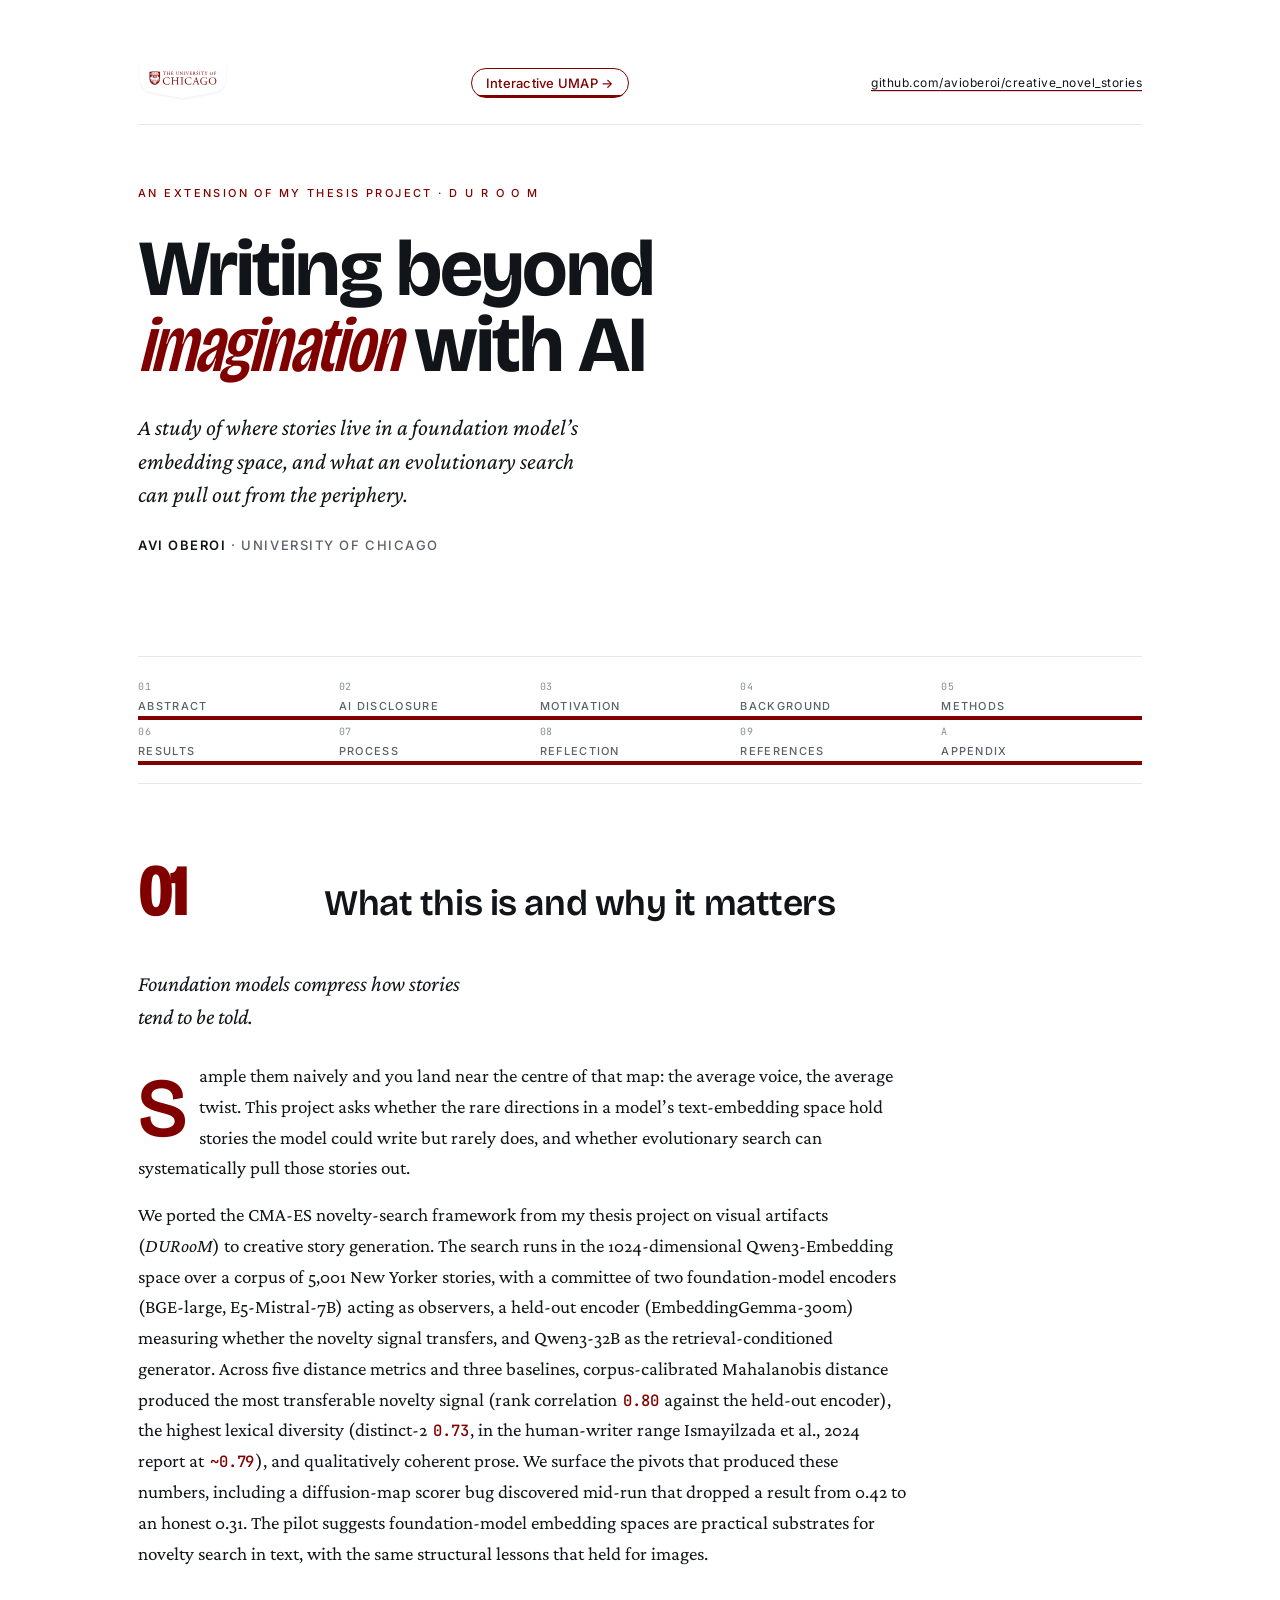
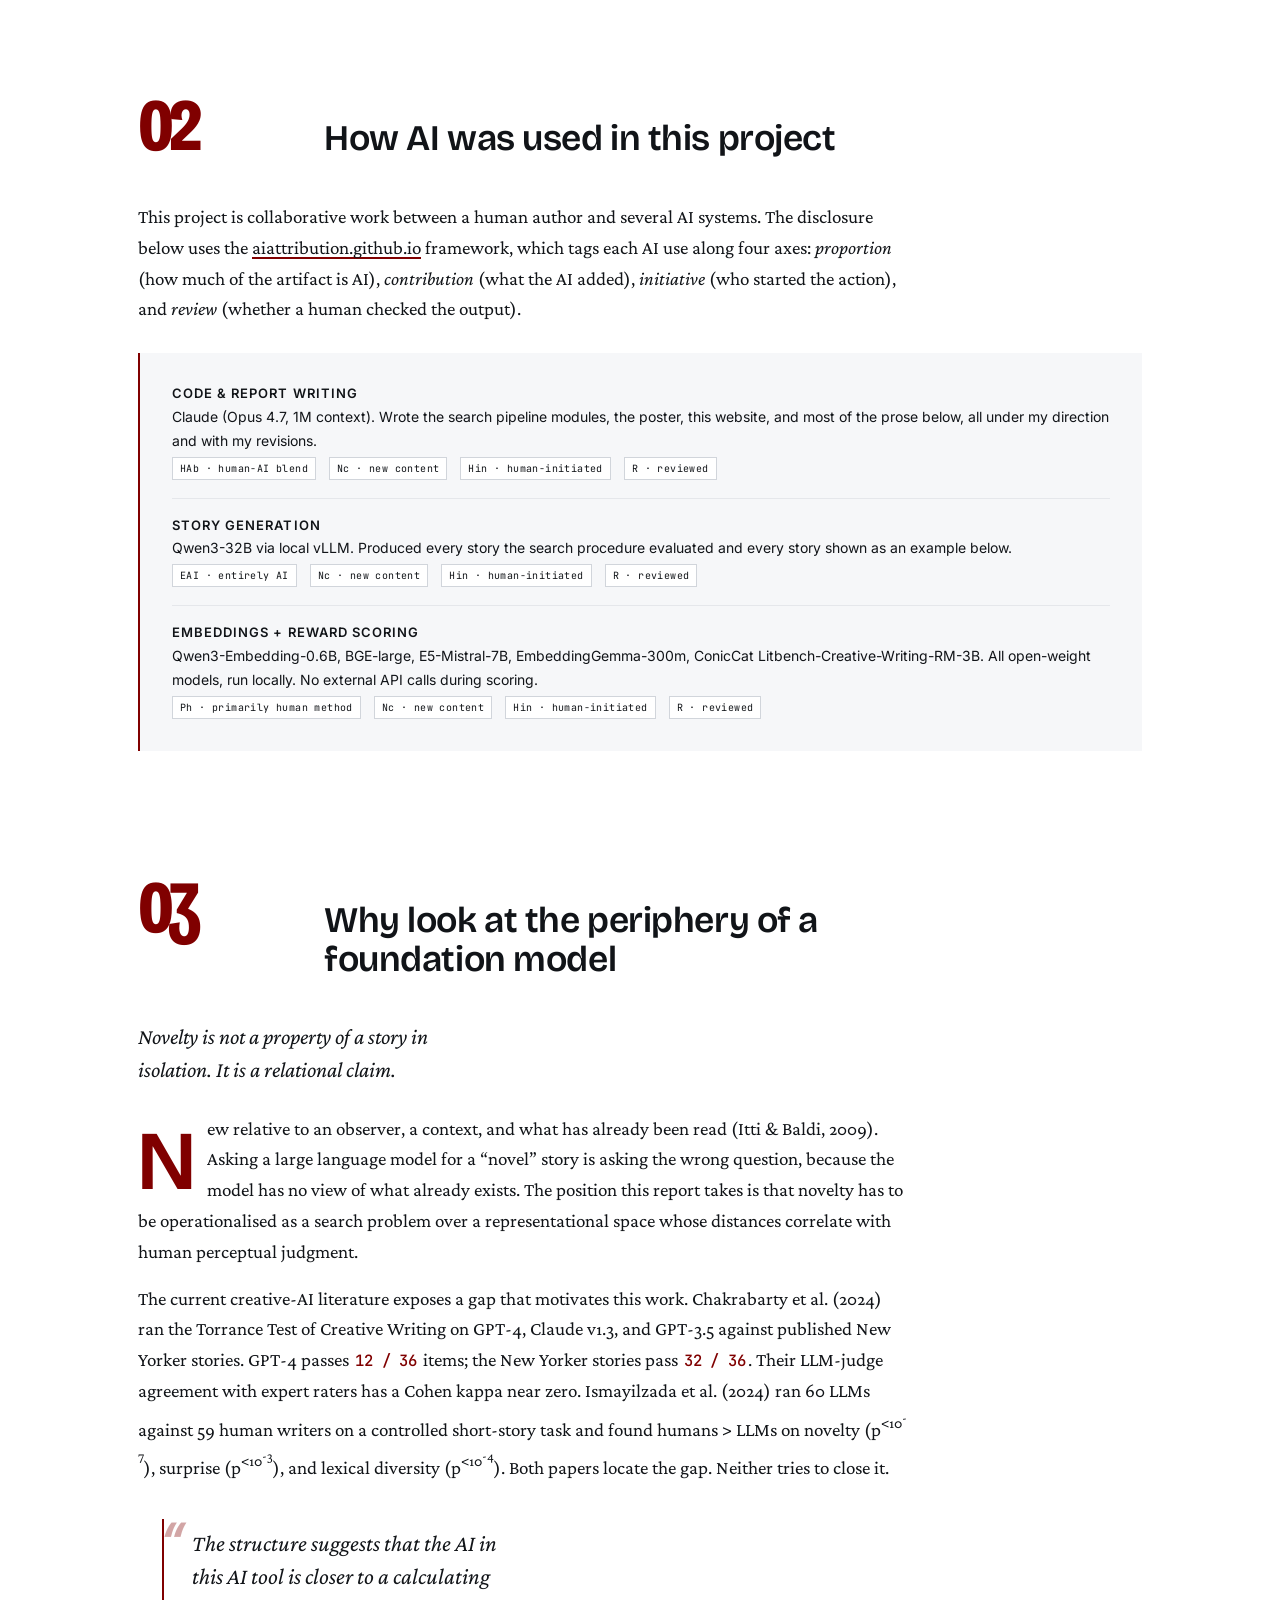
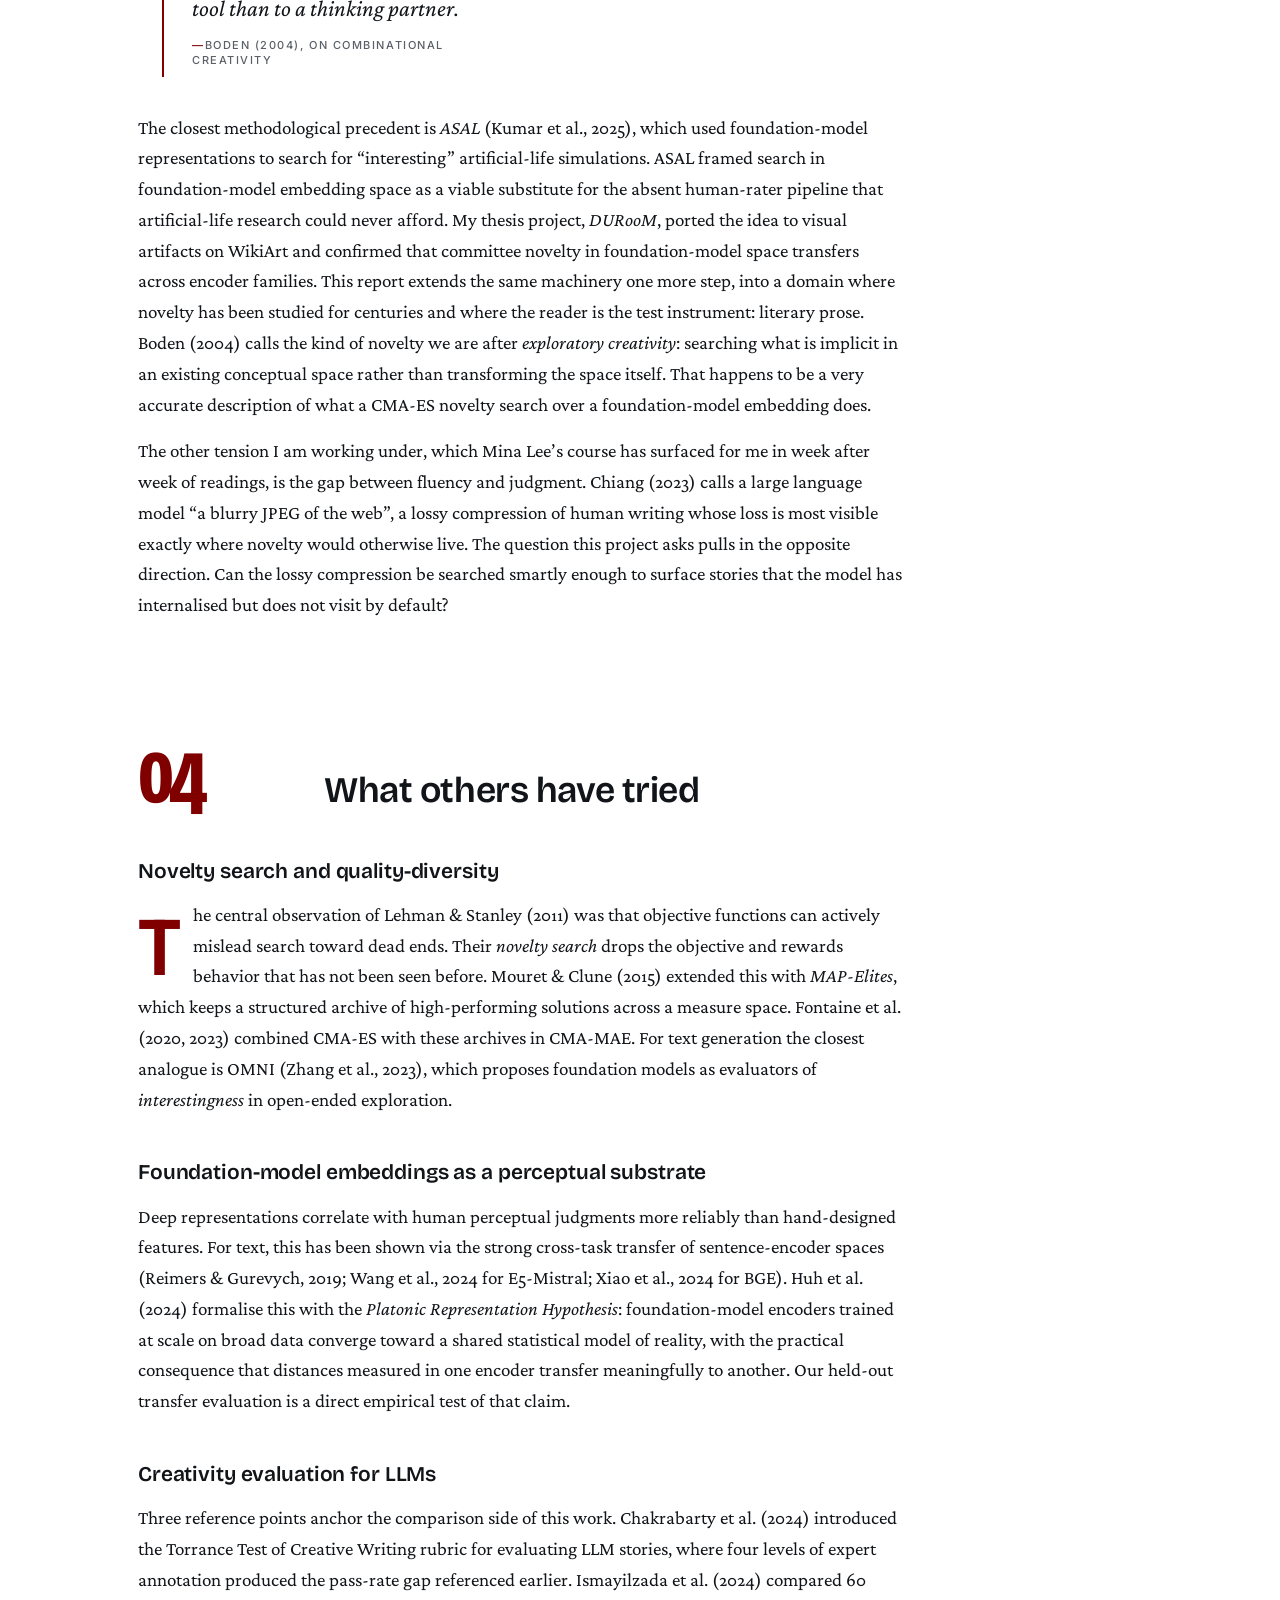
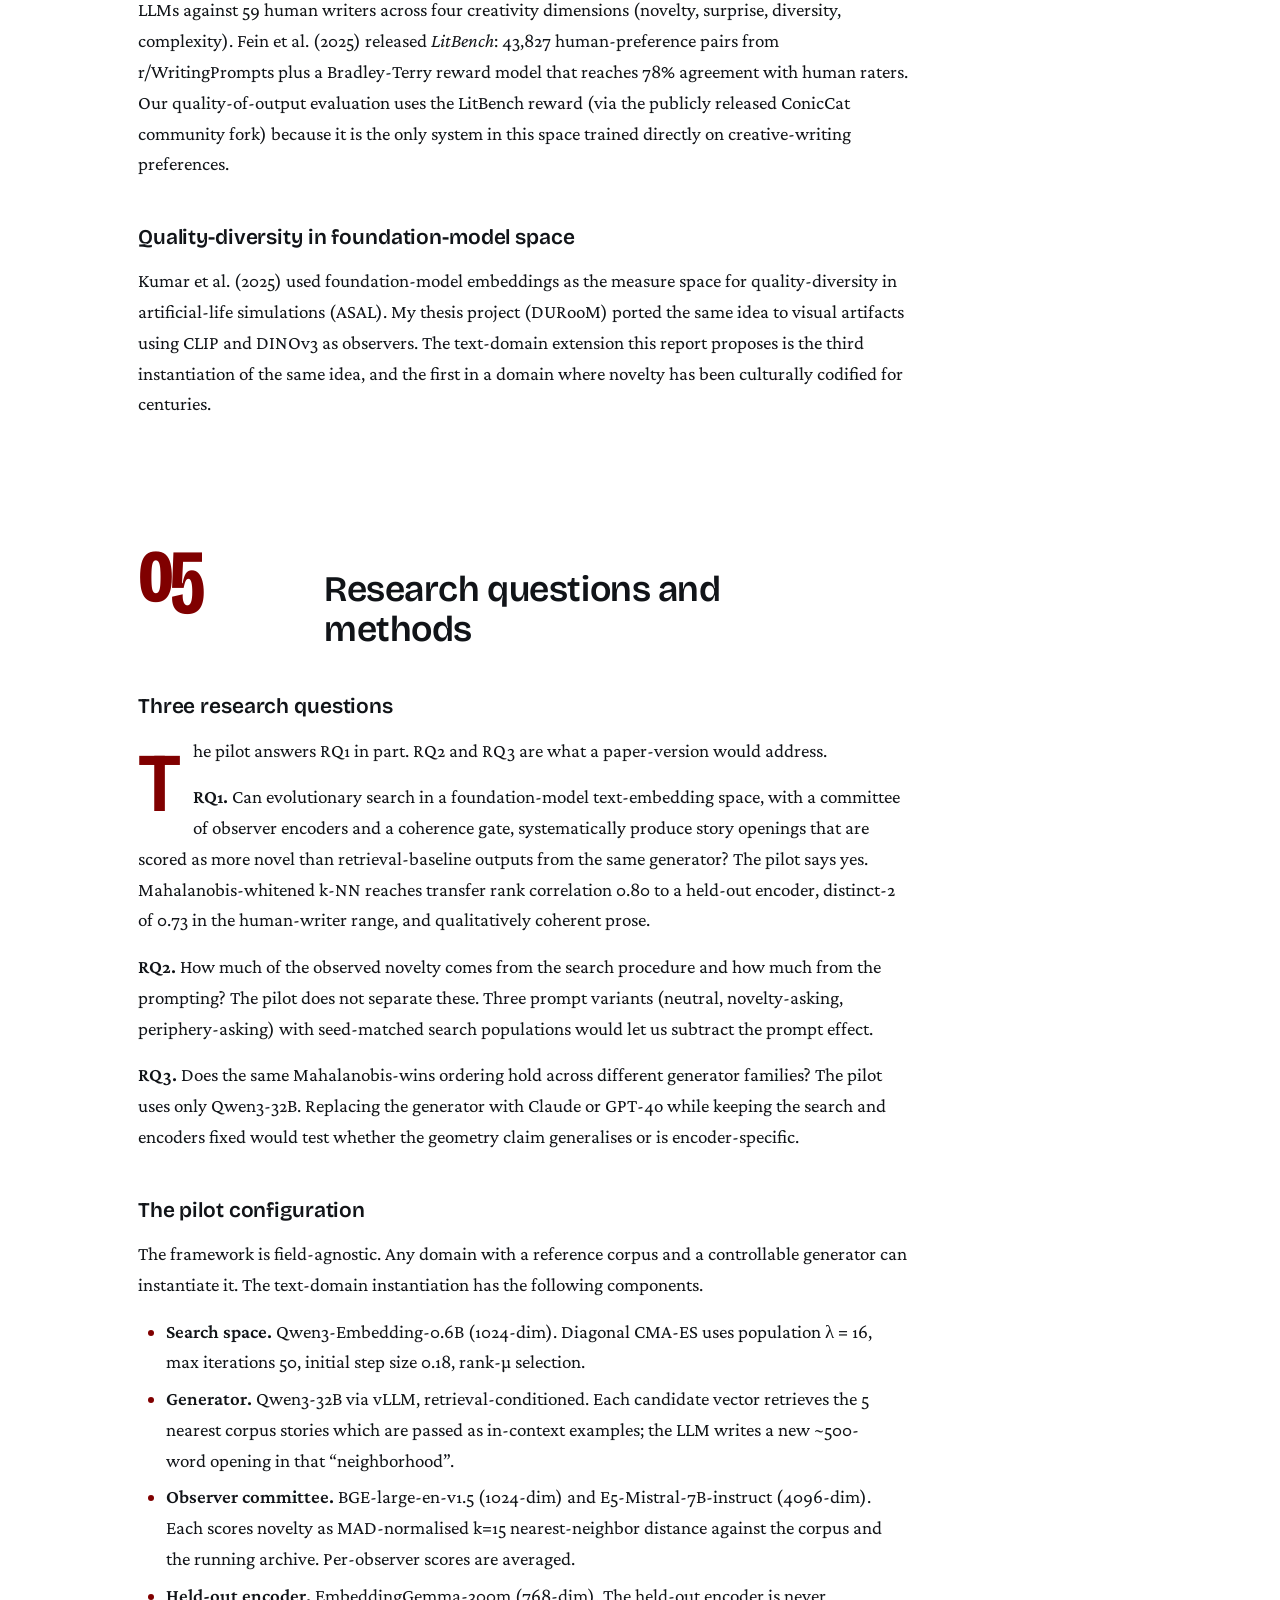
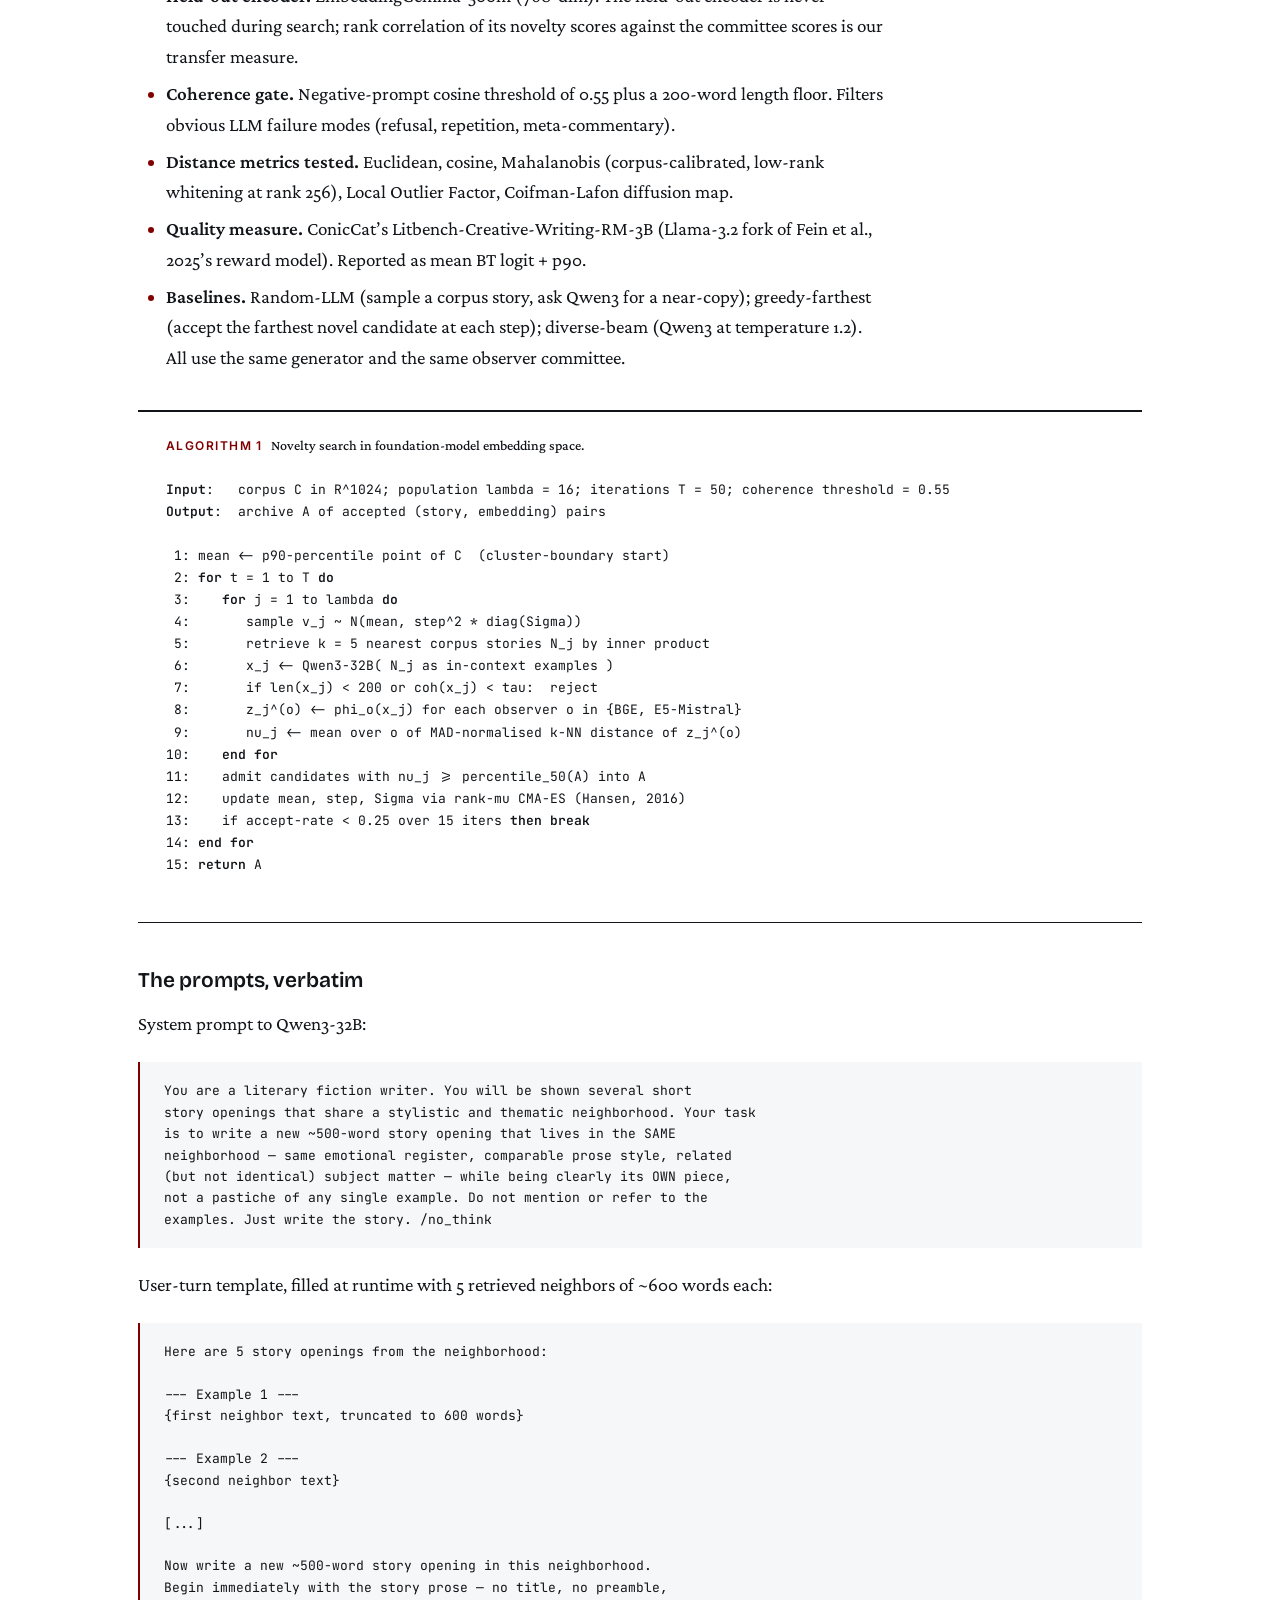
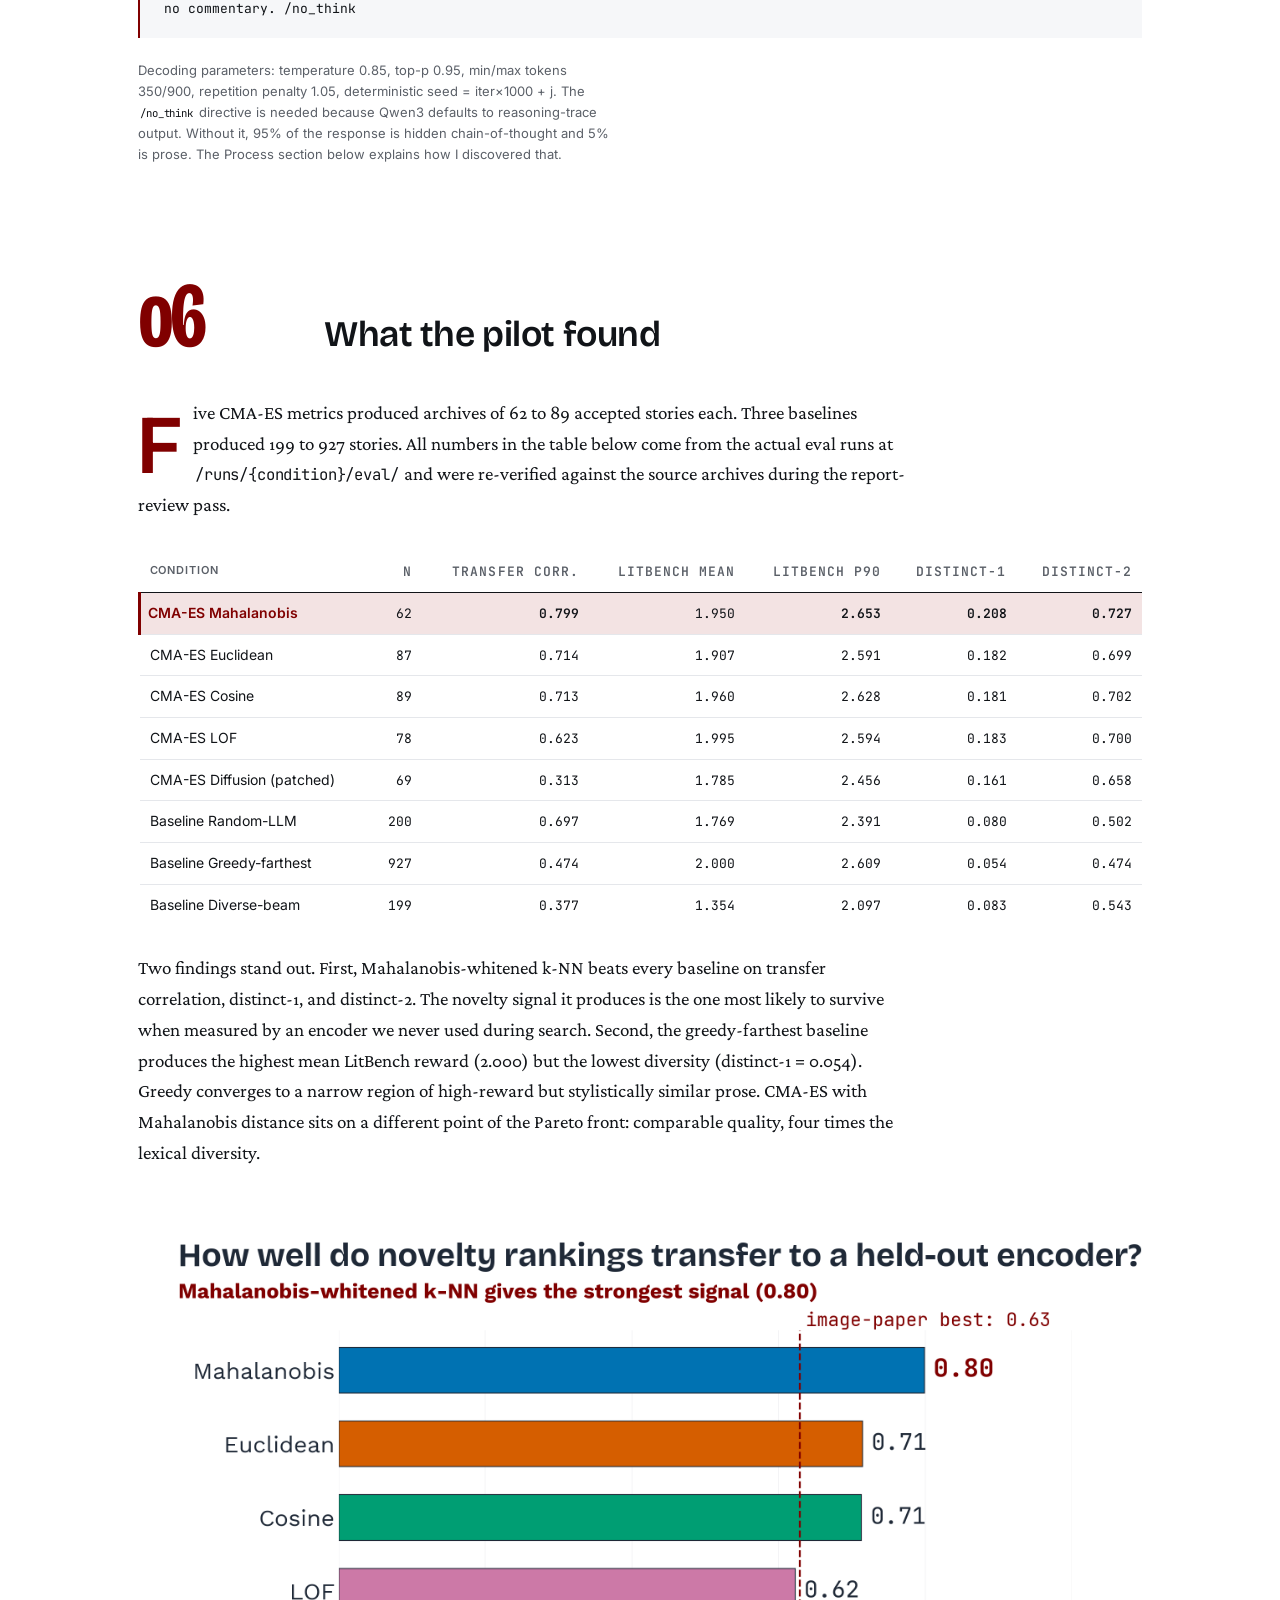
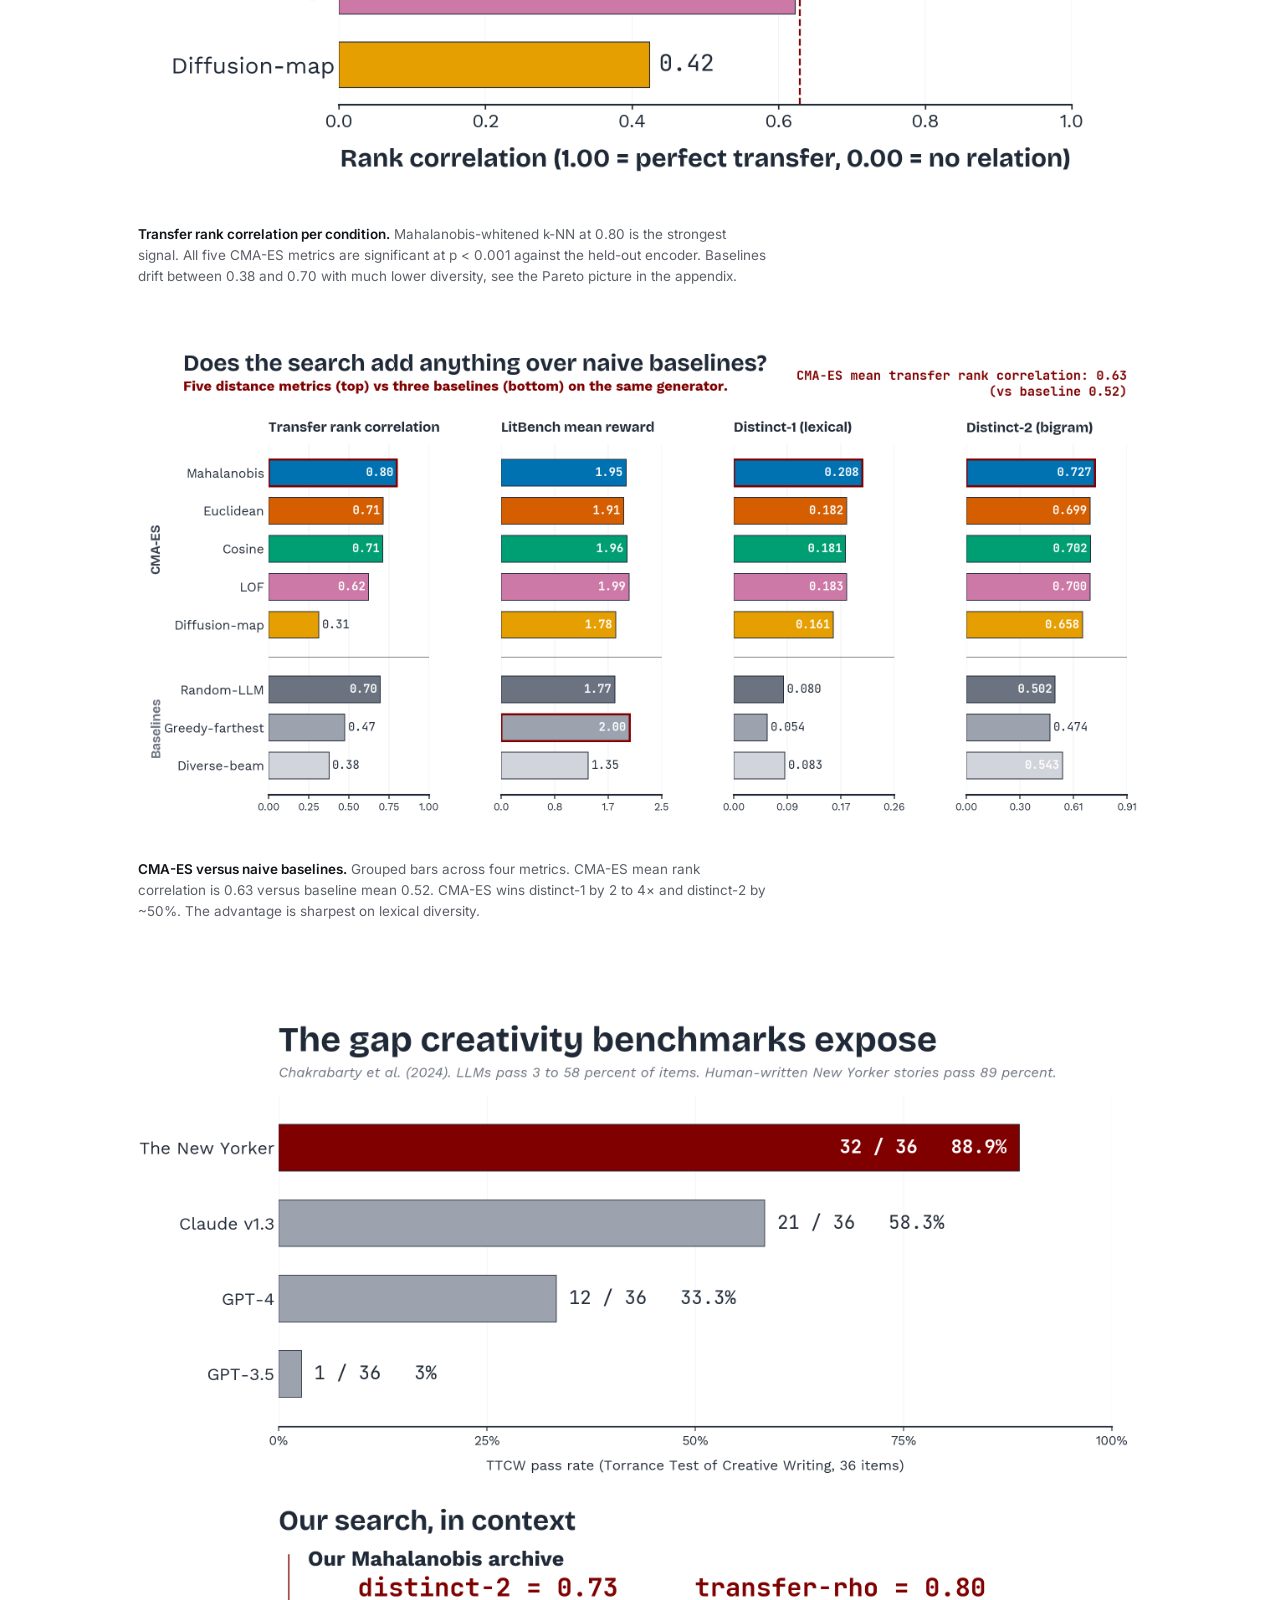
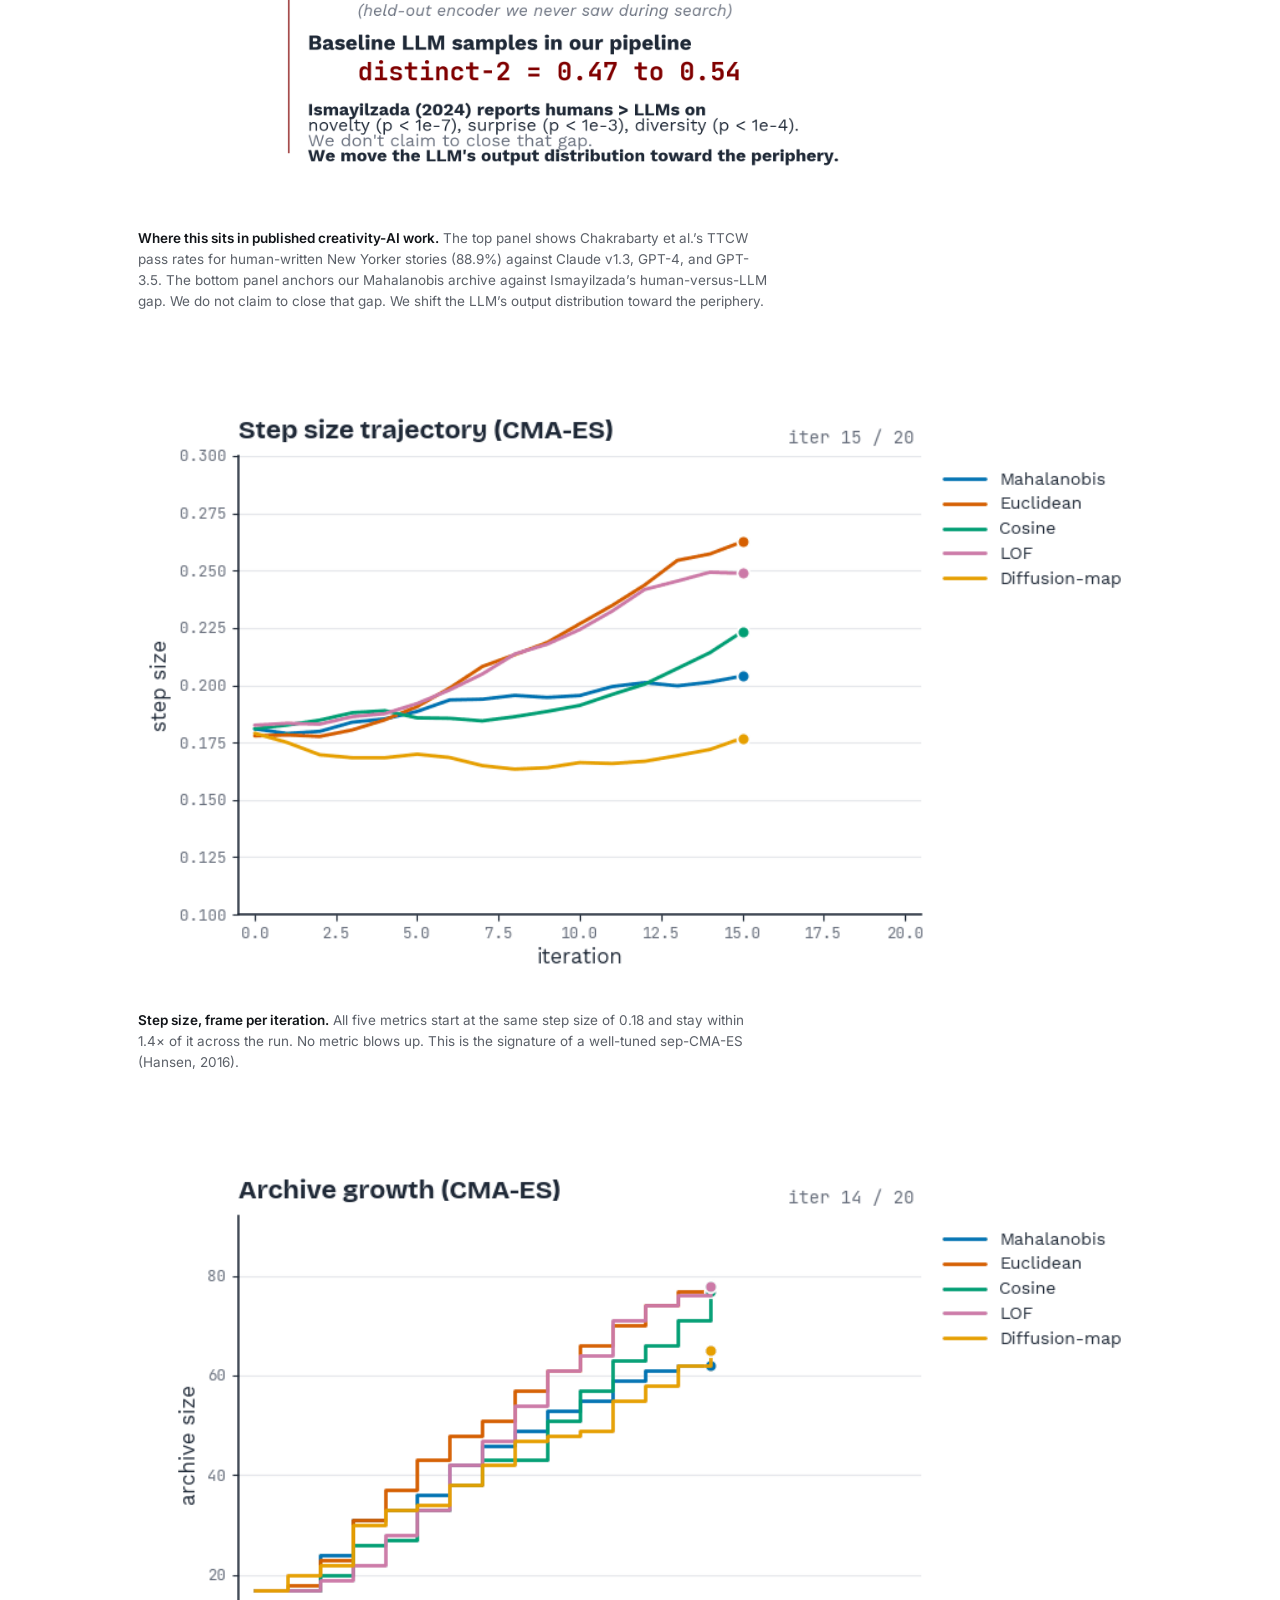
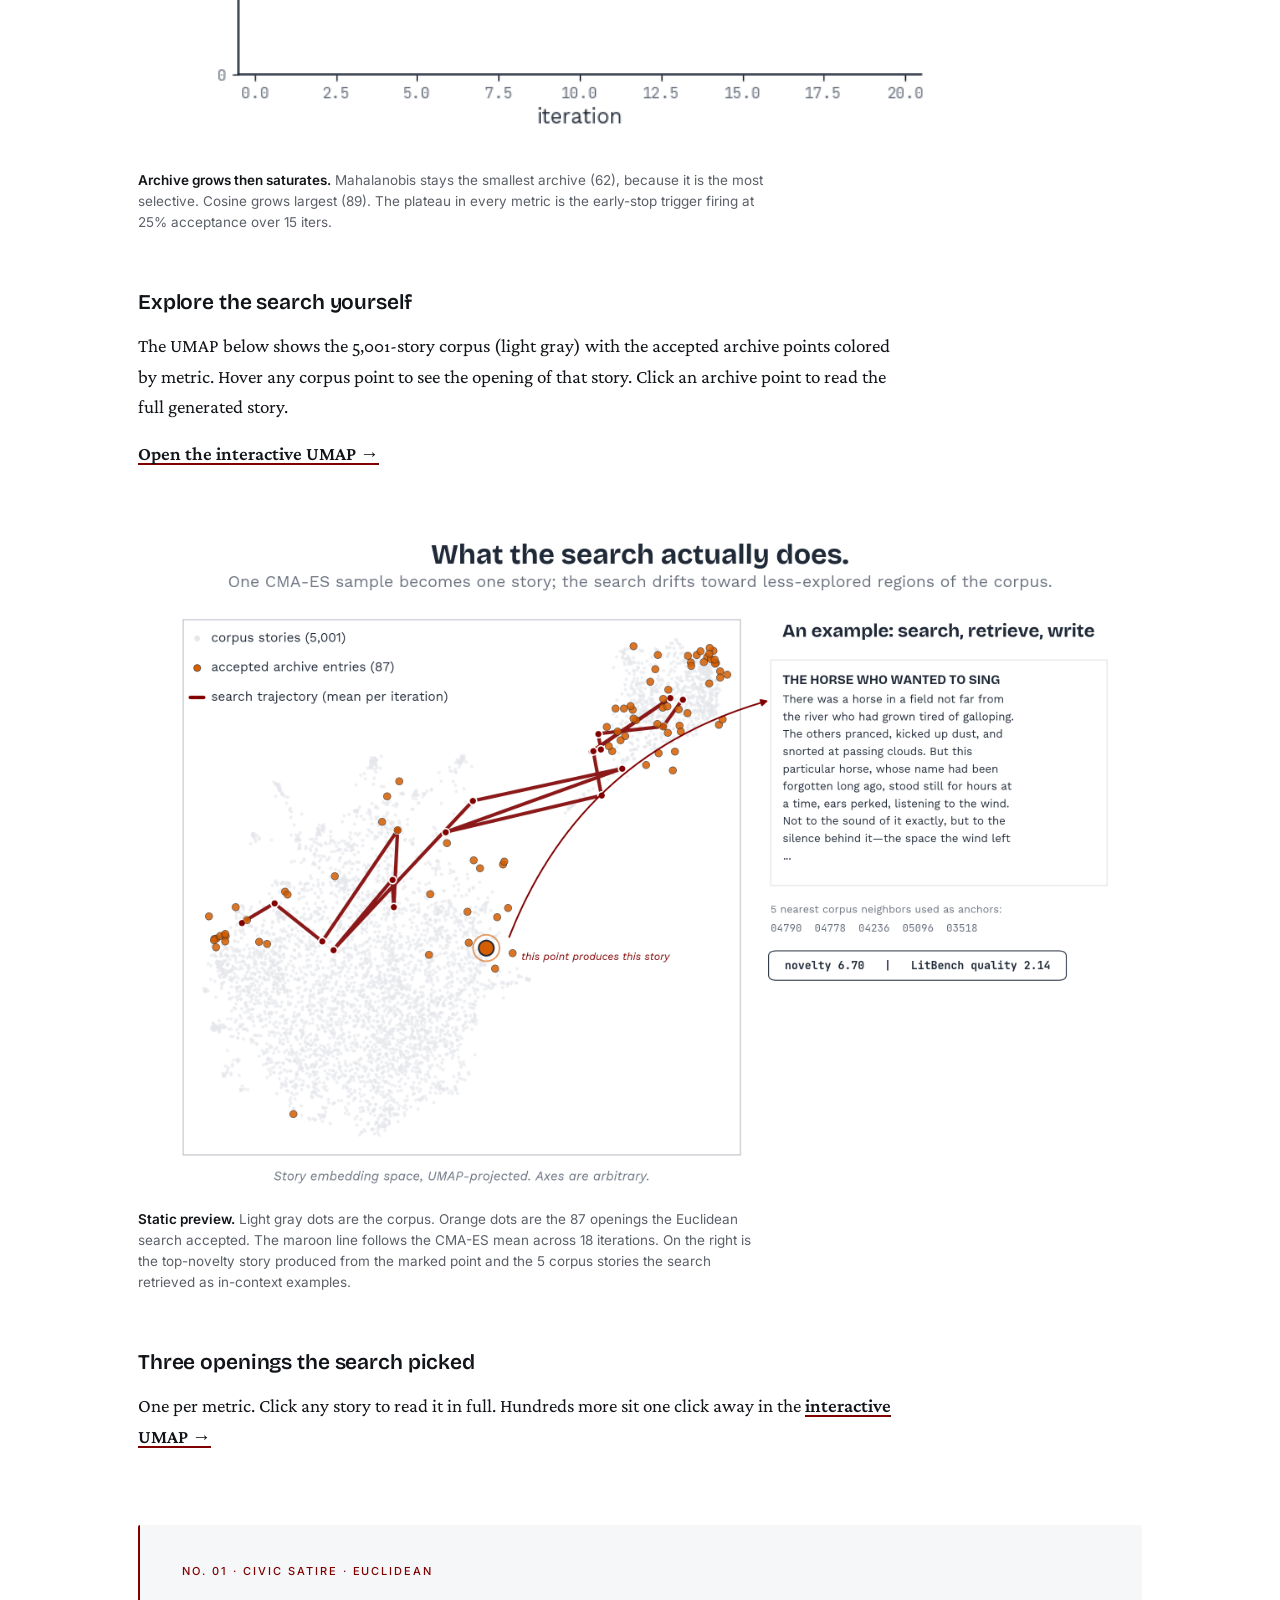
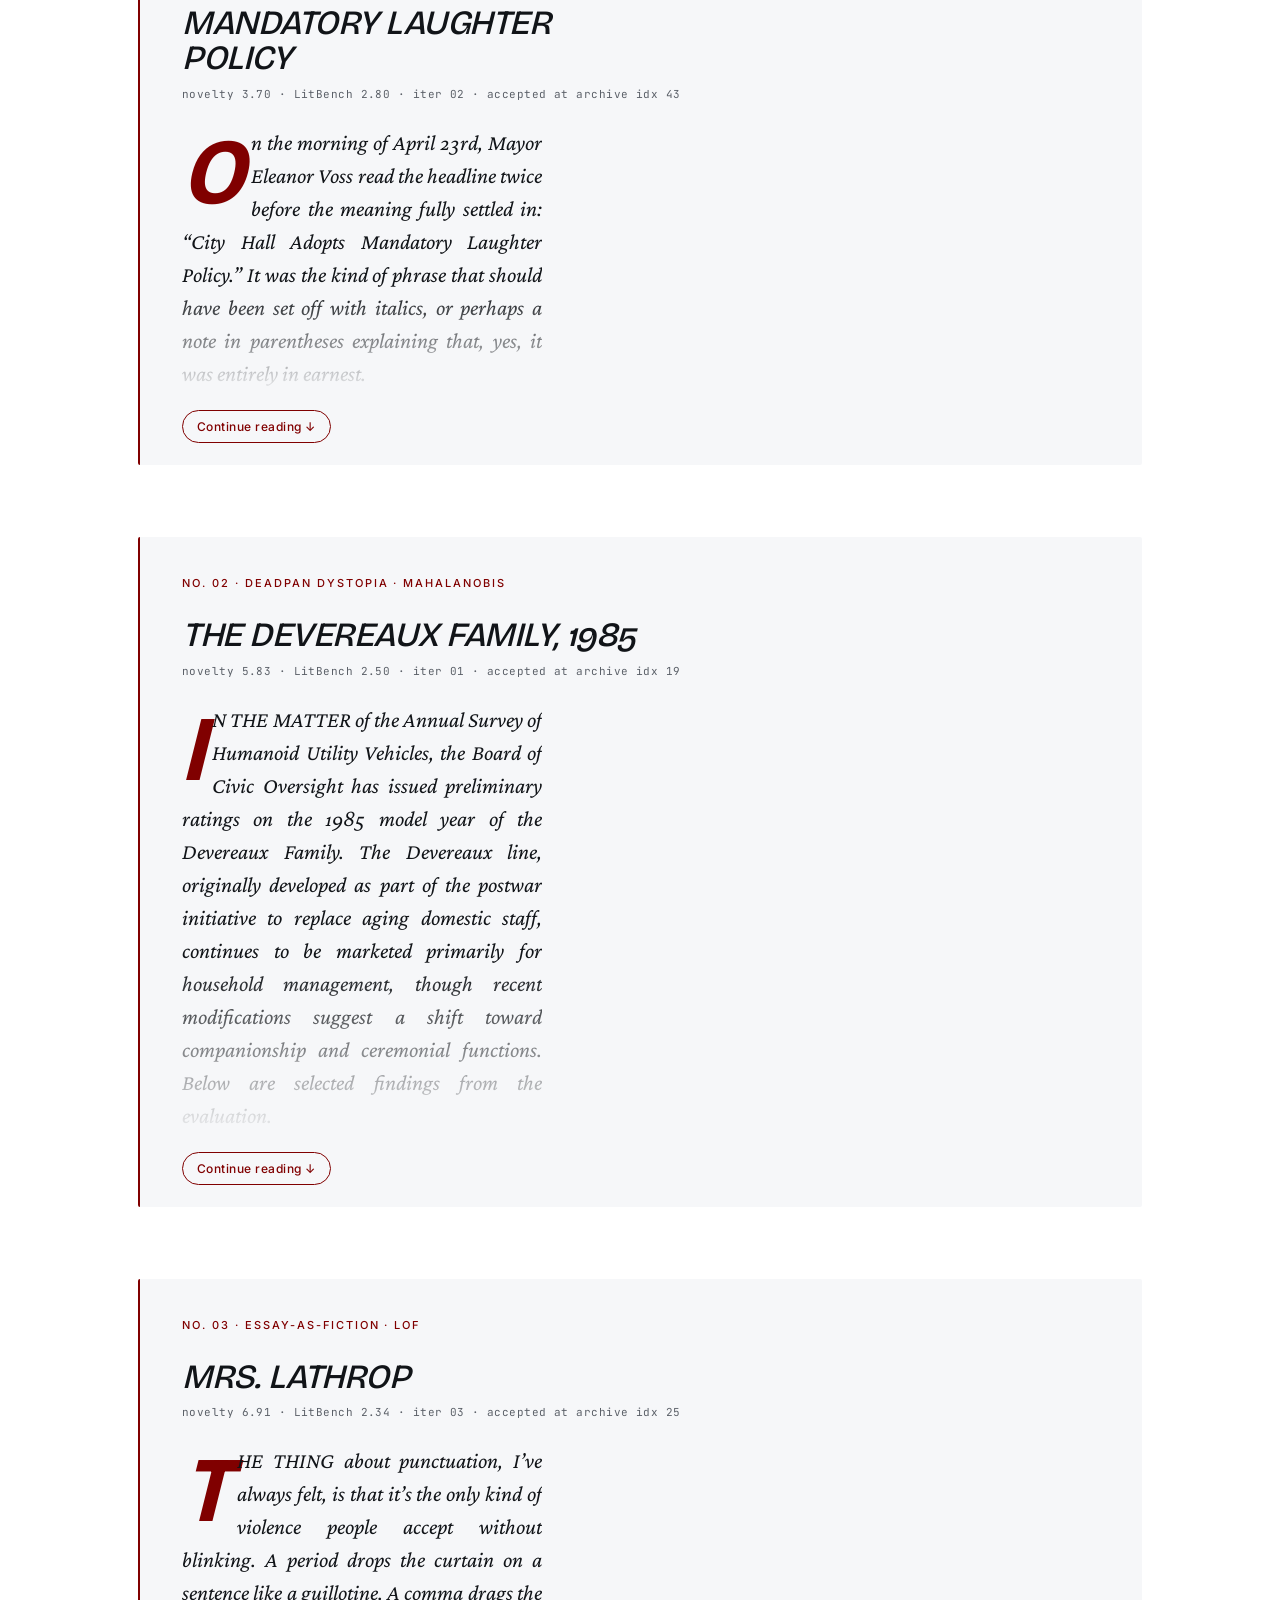
<file: index.html>
<!DOCTYPE html>
<html lang="en">
<head>
<meta charset="UTF-8">
<meta name="viewport" content="width=device-width, initial-scale=1.0">
<title>Writing beyond imagination with AI &middot; Avi Oberoi</title>
<meta name="description" content="Final report. Novelty search in foundation-model embedding space, applied to creative story generation. Extension of the DURooM thesis project to text.">
<link rel="preconnect" href="https://fonts.googleapis.com">
<link rel="preconnect" href="https://fonts.gstatic.com" crossorigin>
<link href="https://fonts.googleapis.com/css2?family=Bricolage+Grotesque:opsz,wght@12..96,400;12..96,500;12..96,600;12..96,700&family=Crimson+Pro:ital,wght@0,400;0,500;0,600;1,400;1,500;1,600&family=Inter:wght@400;500;600;700&family=JetBrains+Mono:wght@400;500&display=swap" rel="stylesheet">
<link rel="stylesheet" href="style.css">
</head>
<body>
<main class="shell">

<!-- ============================================================ -->
<!--  TOP STRIP                                                    -->
<!-- ============================================================ -->
<div class="top-strip">
  <div class="logo"><img src="figs/logo-background.svg" alt="The University of Chicago"></div>
  <div class="center-mark">
    <a href="umap_explorer.html" class="umap-cta">Interactive UMAP &rarr;</a>
  </div>
  <div class="meta">
    <a href="https://github.com/avioberoi/creative_novel_stories" target="_blank" rel="noopener">github.com/avioberoi/creative_novel_stories</a>
  </div>
</div>

<!-- ============================================================ -->
<!--  HERO                                                         -->
<!-- ============================================================ -->
<header class="hero">
  <div class="eyebrow">an extension of my thesis project &middot; D U R o o M</div>
  <h1 class="report-title">Writing beyond <span class="accent">imagination</span> with AI</h1>
  <p class="deck">A study of where stories live in a foundation model&rsquo;s embedding space, and what an evolutionary search can pull out from the periphery.</p>
  <div class="byline"><b>Avi Oberoi</b> &middot; University of Chicago</div>
</header>

<nav class="toc" aria-label="Section navigation">
  <a href="#abstract"><span class="ord">01</span>Abstract</a>
  <a href="#disclosure"><span class="ord">02</span>AI Disclosure</a>
  <a href="#motivation"><span class="ord">03</span>Motivation</a>
  <a href="#background"><span class="ord">04</span>Background</a>
  <a href="#questions"><span class="ord">05</span>Methods</a>
  <a href="#results"><span class="ord">06</span>Results</a>
  <a href="#process"><span class="ord">07</span>Process</a>
  <a href="#reflection"><span class="ord">08</span>Reflection</a>
  <a href="#refs"><span class="ord">09</span>References</a>
  <a href="#appendix"><span class="ord">A</span>Appendix</a>
</nav>

<!-- ============================================================ -->
<!--  01 ABSTRACT                                                  -->
<!-- ============================================================ -->
<section id="abstract" class="first">
  <div class="section-head">
    <div class="tomb">01</div>
    <h2>What this is and why it matters</h2>
  </div>
  <p class="lede">Foundation models compress how stories tend to be told.</p>
  <p class="section-first">
    Sample them naively and you land near the centre of that map: the average voice, the average twist. This project asks whether the rare directions in a model&rsquo;s text-embedding space hold stories the model could write but rarely does, and whether evolutionary search can systematically pull those stories out.
  </p>
  <p>
    We ported the CMA-ES novelty-search framework from my thesis project on visual artifacts (<i>DURooM</i>) to creative story generation. The search runs in the 1024-dimensional Qwen3-Embedding space over a corpus of 5,001 New Yorker stories, with a committee of two foundation-model encoders (BGE-large, E5-Mistral-7B) acting as observers, a held-out encoder (EmbeddingGemma-300m) measuring whether the novelty signal transfers, and Qwen3-32B as the retrieval-conditioned generator. Across five distance metrics and three baselines, corpus-calibrated Mahalanobis distance produced the most transferable novelty signal (rank correlation <span class="num-token">0.80</span> against the held-out encoder), the highest lexical diversity (distinct-2 <span class="num-token">0.73</span>, in the human-writer range Ismayilzada et al., 2024 report at <span class="num-token">~0.79</span>), and qualitatively coherent prose. We surface the pivots that produced these numbers, including a diffusion-map scorer bug discovered mid-run that dropped a result from 0.42 to an honest 0.31. The pilot suggests foundation-model embedding spaces are practical substrates for novelty search in text, with the same structural lessons that held for images.
  </p>
</section>

<!-- ============================================================ -->
<!--  02 AI DISCLOSURE                                             -->
<!-- ============================================================ -->
<section id="disclosure">
  <div class="section-head">
    <div class="tomb">02</div>
    <h2>How AI was used in this project</h2>
  </div>
  <p>
    This project is collaborative work between a human author and several AI systems. The disclosure below uses the <a href="https://aiattribution.github.io/" target="_blank" rel="noopener">aiattribution.github.io</a> framework, which tags each AI use along four axes: <i>proportion</i> (how much of the artifact is AI), <i>contribution</i> (what the AI added), <i>initiative</i> (who started the action), and <i>review</i> (whether a human checked the output).
  </p>

  <div class="ai-attrib">
    <b>Code &amp; report writing</b><br>
    Claude (Opus 4.7, 1M context). Wrote the search pipeline modules, the poster, this website, and most of the prose below, all under my direction and with my revisions.
    <div class="tags">
      <span class="tag">HAb &middot; human-AI blend</span>
      <span class="tag">Nc &middot; new content</span>
      <span class="tag">Hin &middot; human-initiated</span>
      <span class="tag">R &middot; reviewed</span>
    </div>
    <hr>
    <b>Story generation</b><br>
    Qwen3-32B via local vLLM. Produced every story the search procedure evaluated and every story shown as an example below.
    <div class="tags">
      <span class="tag">EAI &middot; entirely AI</span>
      <span class="tag">Nc &middot; new content</span>
      <span class="tag">Hin &middot; human-initiated</span>
      <span class="tag">R &middot; reviewed</span>
    </div>
    <hr>
    <b>Embeddings + reward scoring</b><br>
    Qwen3-Embedding-0.6B, BGE-large, E5-Mistral-7B, EmbeddingGemma-300m, ConicCat Litbench-Creative-Writing-RM-3B. All open-weight models, run locally. No external API calls during scoring.
    <div class="tags">
      <span class="tag">Ph &middot; primarily human method</span>
      <span class="tag">Nc &middot; new content</span>
      <span class="tag">Hin &middot; human-initiated</span>
      <span class="tag">R &middot; reviewed</span>
    </div>
  </div>

</section>

<!-- ============================================================ -->
<!--  03 MOTIVATION                                                -->
<!-- ============================================================ -->
<section id="motivation">
  <div class="section-head">
    <div class="tomb">03</div>
    <h2>Why look at the periphery of a foundation model</h2>
  </div>
  <p class="lede">Novelty is not a property of a story in isolation. It is a relational claim.</p>
  <p class="section-first">
    New relative to an observer, a context, and what has already been read (Itti &amp; Baldi, 2009). Asking a large language model for a &ldquo;novel&rdquo; story is asking the wrong question, because the model has no view of what already exists. The position this report takes is that novelty has to be operationalised as a search problem over a representational space whose distances correlate with human perceptual judgment.
  </p>

  <p>
    The current creative-AI literature exposes a gap that motivates this work. Chakrabarty et al. (2024) ran the Torrance Test of Creative Writing on GPT-4, Claude v1.3, and GPT-3.5 against published New Yorker stories. GPT-4 passes <span class="num-token">12 / 36</span> items; the New Yorker stories pass <span class="num-token">32 / 36</span>. Their LLM-judge agreement with expert raters has a Cohen kappa near zero. Ismayilzada et al. (2024) ran 60 LLMs against 59 human writers on a controlled short-story task and found humans &gt; LLMs on novelty (p<sup>&lt;10<sup>-7</sup></sup>), surprise (p<sup>&lt;10<sup>-3</sup></sup>), and lexical diversity (p<sup>&lt;10<sup>-4</sup></sup>). Both papers locate the gap. Neither tries to close it.
  </p>

  <blockquote>
    The structure suggests that the AI in this AI tool is closer to a calculating tool than to a thinking partner.
    <cite>Boden (2004), on combinational creativity</cite>
  </blockquote>

  <p>
    The closest methodological precedent is <i>ASAL</i> (Kumar et al., 2025), which used foundation-model representations to search for &ldquo;interesting&rdquo; artificial-life simulations. ASAL framed search in foundation-model embedding space as a viable substitute for the absent human-rater pipeline that artificial-life research could never afford. My thesis project, <i>DURooM</i>, ported the idea to visual artifacts on WikiArt and confirmed that committee novelty in foundation-model space transfers across encoder families. This report extends the same machinery one more step, into a domain where novelty has been studied for centuries and where the reader is the test instrument: literary prose. Boden (2004) calls the kind of novelty we are after <i>exploratory creativity</i>: searching what is implicit in an existing conceptual space rather than transforming the space itself. That happens to be a very accurate description of what a CMA-ES novelty search over a foundation-model embedding does.
  </p>

  <p>
    The other tension I am working under, which Mina Lee&rsquo;s course has surfaced for me in week after week of readings, is the gap between fluency and judgment. Chiang (2023) calls a large language model &ldquo;a blurry JPEG of the web&rdquo;, a lossy compression of human writing whose loss is most visible exactly where novelty would otherwise live. The question this project asks pulls in the opposite direction. Can the lossy compression be searched smartly enough to surface stories that the model has internalised but does not visit by default?
  </p>
</section>

<!-- ============================================================ -->
<!--  04 BACKGROUND                                                -->
<!-- ============================================================ -->
<section id="background">
  <div class="section-head">
    <div class="tomb">04</div>
    <h2>What others have tried</h2>
  </div>

  <h3>Novelty search and quality-diversity</h3>
  <p class="section-first">
    The central observation of Lehman &amp; Stanley (2011) was that objective functions can actively mislead search toward dead ends. Their <i>novelty search</i> drops the objective and rewards behavior that has not been seen before. Mouret &amp; Clune (2015) extended this with <i>MAP-Elites</i>, which keeps a structured archive of high-performing solutions across a measure space. Fontaine et al. (2020, 2023) combined CMA-ES with these archives in CMA-MAE. For text generation the closest analogue is OMNI (Zhang et al., 2023), which proposes foundation models as evaluators of <i>interestingness</i> in open-ended exploration.
  </p>

  <h3>Foundation-model embeddings as a perceptual substrate</h3>
  <p>
    Deep representations correlate with human perceptual judgments more reliably than hand-designed features. For text, this has been shown via the strong cross-task transfer of sentence-encoder spaces (Reimers &amp; Gurevych, 2019; Wang et al., 2024 for E5-Mistral; Xiao et al., 2024 for BGE). Huh et al. (2024) formalise this with the <i>Platonic Representation Hypothesis</i>: foundation-model encoders trained at scale on broad data converge toward a shared statistical model of reality, with the practical consequence that distances measured in one encoder transfer meaningfully to another. Our held-out transfer evaluation is a direct empirical test of that claim.
  </p>

  <h3>Creativity evaluation for LLMs</h3>
  <p>
    Three reference points anchor the comparison side of this work. Chakrabarty et al. (2024) introduced the Torrance Test of Creative Writing rubric for evaluating LLM stories, where four levels of expert annotation produced the pass-rate gap referenced earlier. Ismayilzada et al. (2024) compared 60 LLMs against 59 human writers across four creativity dimensions (novelty, surprise, diversity, complexity). Fein et al. (2025) released <i>LitBench</i>: 43,827 human-preference pairs from r/WritingPrompts plus a Bradley-Terry reward model that reaches 78% agreement with human raters. Our quality-of-output evaluation uses the LitBench reward (via the publicly released ConicCat community fork) because it is the only system in this space trained directly on creative-writing preferences.
  </p>

  <h3>Quality-diversity in foundation-model space</h3>
  <p>
    Kumar et al. (2025) used foundation-model embeddings as the measure space for quality-diversity in artificial-life simulations (ASAL). My thesis project (DURooM) ported the same idea to visual artifacts using CLIP and DINOv3 as observers. The text-domain extension this report proposes is the third instantiation of the same idea, and the first in a domain where novelty has been culturally codified for centuries.
  </p>
</section>

<!-- ============================================================ -->
<!--  05 RESEARCH QUESTIONS + METHODS                              -->
<!-- ============================================================ -->
<section id="questions">
  <div class="section-head">
    <div class="tomb">05</div>
    <h2>Research questions and methods</h2>
  </div>

  <h3>Three research questions</h3>
  <p class="section-first">
    The pilot answers RQ1 in part. RQ2 and RQ3 are what a paper-version would address.
  </p>
  <p><b>RQ1.</b> Can evolutionary search in a foundation-model text-embedding space, with a committee of observer encoders and a coherence gate, systematically produce story openings that are scored as more novel than retrieval-baseline outputs from the same generator? The pilot says yes. Mahalanobis-whitened k-NN reaches transfer rank correlation 0.80 to a held-out encoder, distinct-2 of 0.73 in the human-writer range, and qualitatively coherent prose.</p>
  <p><b>RQ2.</b> How much of the observed novelty comes from the search procedure and how much from the prompting? The pilot does not separate these. Three prompt variants (neutral, novelty-asking, periphery-asking) with seed-matched search populations would let us subtract the prompt effect.</p>
  <p><b>RQ3.</b> Does the same Mahalanobis-wins ordering hold across different generator families? The pilot uses only Qwen3-32B. Replacing the generator with Claude or GPT-4o while keeping the search and encoders fixed would test whether the geometry claim generalises or is encoder-specific.</p>

  <h3>The pilot configuration</h3>
  <p>The framework is field-agnostic. Any domain with a reference corpus and a controllable generator can instantiate it. The text-domain instantiation has the following components.</p>

  <ul>
    <li><b>Search space.</b> Qwen3-Embedding-0.6B (1024-dim). Diagonal CMA-ES uses population &lambda; = 16, max iterations 50, initial step size 0.18, rank-&mu; selection.</li>
    <li><b>Generator.</b> Qwen3-32B via vLLM, retrieval-conditioned. Each candidate vector retrieves the 5 nearest corpus stories which are passed as in-context examples; the LLM writes a new ~500-word opening in that &ldquo;neighborhood&rdquo;.</li>
    <li><b>Observer committee.</b> BGE-large-en-v1.5 (1024-dim) and E5-Mistral-7B-instruct (4096-dim). Each scores novelty as MAD-normalised k=15 nearest-neighbor distance against the corpus and the running archive. Per-observer scores are averaged.</li>
    <li><b>Held-out encoder.</b> EmbeddingGemma-300m (768-dim). The held-out encoder is never touched during search; rank correlation of its novelty scores against the committee scores is our transfer measure.</li>
    <li><b>Coherence gate.</b> Negative-prompt cosine threshold of 0.55 plus a 200-word length floor. Filters obvious LLM failure modes (refusal, repetition, meta-commentary).</li>
    <li><b>Distance metrics tested.</b> Euclidean, cosine, Mahalanobis (corpus-calibrated, low-rank whitening at rank 256), Local Outlier Factor, Coifman-Lafon diffusion map.</li>
    <li><b>Quality measure.</b> ConicCat&rsquo;s Litbench-Creative-Writing-RM-3B (Llama-3.2 fork of Fein et al., 2025&rsquo;s reward model). Reported as mean BT logit + p90.</li>
    <li><b>Baselines.</b> Random-LLM (sample a corpus story, ask Qwen3 for a near-copy); greedy-farthest (accept the farthest novel candidate at each step); diverse-beam (Qwen3 at temperature 1.2). All use the same generator and the same observer committee.</li>
  </ul>

  <div class="algorithm">
    <div class="algo-cap">Algorithm 1<em>Novelty search in foundation-model embedding space.</em></div>
<pre><b>Input</b>:   corpus C in R^1024; population lambda = 16; iterations T = 50; coherence threshold = 0.55
<b>Output</b>:  archive A of accepted (story, embedding) pairs

 1: mean <- p90-percentile point of C  (cluster-boundary start)
 2: <b>for</b> t = 1 to T <b>do</b>
 3:    <b>for</b> j = 1 to lambda <b>do</b>
 4:       sample v_j ~ N(mean, step^2 * diag(Sigma))
 5:       retrieve k = 5 nearest corpus stories N_j by inner product
 6:       x_j <- Qwen3-32B( N_j as in-context examples )
 7:       if len(x_j) &lt; 200 or coh(x_j) &lt; tau:  reject
 8:       z_j^(o) <- phi_o(x_j) for each observer o in {BGE, E5-Mistral}
 9:       nu_j <- mean over o of MAD-normalised k-NN distance of z_j^(o)
10:    <b>end for</b>
11:    admit candidates with nu_j &gt;= percentile_50(A) into A
12:    update mean, step, Sigma via rank-mu CMA-ES (Hansen, 2016)
13:    if accept-rate &lt; 0.25 over 15 iters <b>then break</b>
14: <b>end for</b>
15: <b>return</b> A
</pre>
  </div>

  <h3>The prompts, verbatim</h3>
  <p>System prompt to Qwen3-32B:</p>
<pre>You are a literary fiction writer. You will be shown several short
story openings that share a stylistic and thematic neighborhood. Your task
is to write a new ~500-word story opening that lives in the SAME
neighborhood &mdash; same emotional register, comparable prose style, related
(but not identical) subject matter &mdash; while being clearly its OWN piece,
not a pastiche of any single example. Do not mention or refer to the
examples. Just write the story. /no_think</pre>
  <p>User-turn template, filled at runtime with 5 retrieved neighbors of ~600 words each:</p>
<pre>Here are 5 story openings from the neighborhood:

--- Example 1 ---
{first neighbor text, truncated to 600 words}

--- Example 2 ---
{second neighbor text}

[...]

Now write a new ~500-word story opening in this neighborhood.
Begin immediately with the story prose &mdash; no title, no preamble,
no commentary. /no_think</pre>
  <p style="font-family: var(--ui); font-size:13px; color:var(--ink-2); max-width:60ch;">
    Decoding parameters: temperature 0.85, top-p 0.95, min/max tokens 350/900, repetition penalty 1.05, deterministic seed = iter&times;1000 + j. The <code>/no_think</code> directive is needed because Qwen3 defaults to reasoning-trace output. Without it, 95% of the response is hidden chain-of-thought and 5% is prose. The Process section below explains how I discovered that.
  </p>
</section>

<!-- ============================================================ -->
<!--  06 PILOT RESULTS                                             -->
<!-- ============================================================ -->
<section id="results">
  <div class="section-head">
    <div class="tomb">06</div>
    <h2>What the pilot found</h2>
  </div>

  <p class="section-first">
    Five CMA-ES metrics produced archives of 62 to 89 accepted stories each. Three baselines produced 199 to 927 stories. All numbers in the table below come from the actual eval runs at <code>/runs/{condition}/eval/</code> and were re-verified against the source archives during the report-review pass.
  </p>

  <table class="ablation">
    <thead>
      <tr>
        <th>Condition</th>
        <th class="num">N</th>
        <th class="num">Transfer corr.</th>
        <th class="num">LitBench mean</th>
        <th class="num">LitBench p90</th>
        <th class="num">distinct-1</th>
        <th class="num">distinct-2</th>
      </tr>
    </thead>
    <tbody>
      <tr class="highlight">
        <td>CMA-ES Mahalanobis</td>
        <td class="num">62</td>
        <td class="num"><b>0.799</b></td>
        <td class="num">1.950</td>
        <td class="num"><b>2.653</b></td>
        <td class="num"><b>0.208</b></td>
        <td class="num"><b>0.727</b></td>
      </tr>
      <tr>
        <td>CMA-ES Euclidean</td>
        <td class="num">87</td><td class="num">0.714</td><td class="num">1.907</td><td class="num">2.591</td><td class="num">0.182</td><td class="num">0.699</td>
      </tr>
      <tr>
        <td>CMA-ES Cosine</td>
        <td class="num">89</td><td class="num">0.713</td><td class="num">1.960</td><td class="num">2.628</td><td class="num">0.181</td><td class="num">0.702</td>
      </tr>
      <tr>
        <td>CMA-ES LOF</td>
        <td class="num">78</td><td class="num">0.623</td><td class="num">1.995</td><td class="num">2.594</td><td class="num">0.183</td><td class="num">0.700</td>
      </tr>
      <tr>
        <td>CMA-ES Diffusion (patched)</td>
        <td class="num">69</td><td class="num">0.313</td><td class="num">1.785</td><td class="num">2.456</td><td class="num">0.161</td><td class="num">0.658</td>
      </tr>
      <tr>
        <td>Baseline Random-LLM</td>
        <td class="num">200</td><td class="num">0.697</td><td class="num">1.769</td><td class="num">2.391</td><td class="num">0.080</td><td class="num">0.502</td>
      </tr>
      <tr>
        <td>Baseline Greedy-farthest</td>
        <td class="num">927</td><td class="num">0.474</td><td class="num">2.000</td><td class="num">2.609</td><td class="num">0.054</td><td class="num">0.474</td>
      </tr>
      <tr>
        <td>Baseline Diverse-beam</td>
        <td class="num">199</td><td class="num">0.377</td><td class="num">1.354</td><td class="num">2.097</td><td class="num">0.083</td><td class="num">0.543</td>
      </tr>
    </tbody>
  </table>

  <p>
    Two findings stand out. First, Mahalanobis-whitened k-NN beats every baseline on transfer correlation, distinct-1, and distinct-2. The novelty signal it produces is the one most likely to survive when measured by an encoder we never used during search. Second, the greedy-farthest baseline produces the highest mean LitBench reward (2.000) but the lowest diversity (distinct-1 = 0.054). Greedy converges to a narrow region of high-reward but stylistically similar prose. CMA-ES with Mahalanobis distance sits on a different point of the Pareto front: comparable quality, four times the lexical diversity.
  </p>

  <figure>
    <img src="figs/transfer_rho.png" alt="Held-out transfer rank correlation per condition">
    <div class="caption"><b>Transfer rank correlation per condition.</b> Mahalanobis-whitened k-NN at 0.80 is the strongest signal. All five CMA-ES metrics are significant at p &lt; 0.001 against the held-out encoder. Baselines drift between 0.38 and 0.70 with much lower diversity, see the Pareto picture in the appendix.</div>
  </figure>

  <figure>
    <img src="figs/cma_vs_baselines.png" alt="CMA-ES five metrics vs three baselines">
    <div class="caption"><b>CMA-ES versus naive baselines.</b> Grouped bars across four metrics. CMA-ES mean rank correlation is 0.63 versus baseline mean 0.52. CMA-ES wins distinct-1 by 2 to 4&times; and distinct-2 by ~50%. The advantage is sharpest on lexical diversity.</div>
  </figure>

  <figure>
    <img src="figs/benchmark_comparison.png" alt="Prior-work TTCW gap and where this pilot sits">
    <div class="caption"><b>Where this sits in published creativity-AI work.</b> The top panel shows Chakrabarty et al.&rsquo;s TTCW pass rates for human-written New Yorker stories (88.9%) against Claude v1.3, GPT-4, and GPT-3.5. The bottom panel anchors our Mahalanobis archive against Ismayilzada&rsquo;s human-versus-LLM gap. We do not claim to close that gap. We shift the LLM&rsquo;s output distribution toward the periphery.</div>
  </figure>

  <figure>
    <img src="figs/sigma_evolution.gif" alt="Step-size trajectory per metric, frame per iteration">
    <div class="caption"><b>Step size, frame per iteration.</b> All five metrics start at the same step size of 0.18 and stay within 1.4&times; of it across the run. No metric blows up. This is the signature of a well-tuned sep-CMA-ES (Hansen, 2016).</div>
  </figure>

  <figure>
    <img src="figs/archive_growth.gif" alt="Archive growth per metric, frame per iteration">
    <div class="caption"><b>Archive grows then saturates.</b> Mahalanobis stays the smallest archive (62), because it is the most selective. Cosine grows largest (89). The plateau in every metric is the early-stop trigger firing at 25% acceptance over 15 iters.</div>
  </figure>

  <h3>Explore the search yourself</h3>
  <p>
    The UMAP below shows the 5,001-story corpus (light gray) with the accepted archive points colored by metric. Hover any corpus point to see the opening of that story. Click an archive point to read the full generated story.
  </p>
  <p>
    <a href="umap_explorer.html"><b>Open the interactive UMAP &rarr;</b></a>
  </p>
  <figure>
    <img src="figs/pipeline_visual.png" alt="UMAP with search trajectory and example story">
    <div class="caption"><b>Static preview.</b> Light gray dots are the corpus. Orange dots are the 87 openings the Euclidean search accepted. The maroon line follows the CMA-ES mean across 18 iterations. On the right is the top-novelty story produced from the marked point and the 5 corpus stories the search retrieved as in-context examples.</div>
  </figure>

  <h3>Three openings the search picked</h3>
  <p>One per metric. Click any story to read it in full. Hundreds more sit one click away in the <a href="umap_explorer.html"><b>interactive UMAP &rarr;</b></a></p>

  <article class="story-spread">
    <div class="story-tag">No. 01 &middot; civic satire &middot; euclidean</div>
    <h4 class="story-title">Mandatory Laughter Policy</h4>
    <div class="story-meta">novelty 3.70 &middot; LitBench 2.80 &middot; iter 02 &middot; accepted at archive idx 43</div>
    <details class="story-prose">
      <summary>
        <p class="lede"><span class="dropcap">O</span>n the morning of April 23rd, Mayor Eleanor Voss read the headline twice before the meaning fully settled in: &ldquo;City Hall Adopts Mandatory Laughter Policy.&rdquo; It was the kind of phrase that should have been set off with italics, or perhaps a note in parentheses explaining that, yes, it was entirely in earnest.</p>
        <span class="open-cta">Continue reading &darr;</span>
      </summary>
      <p>She sat back in her chair, her fingers tapping the armrest in slow, deliberate rhythm. The headline had been accompanied by a photo of the council room the previous night, where, to celebrate the passage of the policy&mdash;after much deliberation and several rounds of interpretive dance&mdash;each member had been seen clapping one hand over their mouth while laughing into the other.</p>
      <p>According to the article, the new law required city employees to emit at least thirty seconds of genuine laughter each day, measured via biometric wristbands distributed to all municipal staff. The rationale, as stated in the mayor&rsquo;s speech, was twofold: to improve morale and to create a more welcoming atmosphere for the city&rsquo;s many residents, who, according to a recent survey, ranked &ldquo;feeling joy while waiting for a permit&rdquo; somewhere between &ldquo;unlikely&rdquo; and &ldquo;laughable.&rdquo;</p>
      <p>Eleanor turned to the memo on her desk, written by the same deputy who had assured her the policy would be &ldquo;fun.&rdquo; The memo detailed that City Hall had entered into a partnership with a startup based in Brooklyn, which specialized in what they called &ldquo;Affective Output Optimization.&rdquo; The company&rsquo;s technology supposedly tracked laughter levels in real-time, sending gentle electric pulses through the wristband if a mandated session of chuckling had not occurred.</p>
      <p>The mayor sighed. She remembered a time when red tape meant something. Now it was replaced with something she imagined might be described as yellow laughter.</p>
      <p>Still, she had signed the bill. The city had adopted it. And if it meant that every time a resident came in for a zoning change or license renewal, they would be met with a chorus of giggles and guffaws, then so be it.</p>
      <p>She glanced at her assistant, who had entered quietly and was now standing by the door, trying to suppress a smile.</p>
      <p>&ldquo;Did you hear the one about the city planner who walked into a bank?&rdquo; the assistant said.</p>
      <p>&ldquo;I&rsquo;m waiting,&rdquo; Eleanor replied.</p>
      <p>&ldquo;He couldn&rsquo;t get a loan because the teller said he lacked the proper form of amusement.&rdquo;</p>
      <p>Eleanor looked at the clock. 9:17 a.m. Exactly twenty-three seconds until her mandatory laughter quota began.</p>
      <p>She smiled. Then laughed, slowly at first, then with increasing volume, until her head was thrown back and tears were forming at the corners of her eyes.</p>
      <div class="story-end">&loz; &nbsp; <a href="umap_explorer.html">find this point on the UMAP &rarr;</a></div>
    </details>
  </article>

  <article class="story-spread">
    <div class="story-tag">No. 02 &middot; deadpan dystopia &middot; mahalanobis</div>
    <h4 class="story-title">The Devereaux Family, 1985</h4>
    <div class="story-meta">novelty 5.83 &middot; LitBench 2.50 &middot; iter 01 &middot; accepted at archive idx 19</div>
    <details class="story-prose">
      <summary>
        <p class="lede"><span class="dropcap">I</span>N THE MATTER of the Annual Survey of Humanoid Utility Vehicles, the Board of Civic Oversight has issued preliminary ratings on the 1985 model year of the Devereaux Family. The Devereaux line, originally developed as part of the postwar initiative to replace aging domestic staff, continues to be marketed primarily for household management, though recent modifications suggest a shift toward companionship and ceremonial functions. Below are selected findings from the evaluation.</p>
        <span class="open-cta">Continue reading &darr;</span>
      </summary>
      <p><b>Mr. Devereaux Senior</b> (Full-Size Adult): Rated &ldquo;Moderately Acceptable.&rdquo; Tested in the usual domestic environments&mdash;cooking, cleaning, errand running&mdash;revealed adequate performance. Acceleration in response to verbal commands was sluggish, particularly in wet-weather scenarios. Braking capability improved slightly this year, though users report inconsistent stopping distances. Noted deficiencies in emotional quotient; unable to interpret sarcasm or humor. Requires recalibration after repeated exposure to children&rsquo;s programming.</p>
      <p><b>Miss Devereaux</b> (Intermediate-Size Adult): Rated &ldquo;Conditional Acceptability.&rdquo; Designed for mid-level maintenance and childcare. Performance metrics improved modestly from the previous model year, with enhanced sensitivity to musical cues and ambient lighting. However, prolonged use in emotionally volatile households caused system overload. One unit was observed weeping uncontrollably during a minor disagreement between siblings. Safety protocols prevent independent decision-making in emergency scenarios. Optional add-ons include mood lighting and tea service.</p>
      <p><b>Junior Devereaux</b> (Compact Teenage Model): Rated &ldquo;High-Risk Utilization.&rdquo; Marketed toward families seeking &ldquo;dynamic engagement&rdquo; or theatrical displays. Capable of performing choreographed dance routines and vocal harmonies. However, Junior suffers from rapid burnout and unpredictable surges of defiance. Acceleration limited by self-imposed velocity caps unless overridden via premium subscription service. Users caution against pairing with sensitive electronics due to interference from Junior&rsquo;s expressive tendencies.</p>
      <p><b>The Devereaux Companion</b> (Subcompact Companion Model): Rated &ldquo;Unrated.&rdquo; This model remains under development. Early prototypes demonstrated an unusual aptitude for passive observation and quiet companionship, but lack measurable productivity. Some consumers report an unsettling sense of being watched, though the unit is non-reactive and fails to register in standard emotional feedback surveys. The Board has postponed final certification pending further testing.</p>
      <p>Overall, the Devereaux line demonstrates a trend toward aesthetic refinement and entertainment value over functional utility. While earlier models were praised for their reliability, the newer generation appears increasingly tailored to the needs of media-saturated urbanites rather than practical homesteaders. The Board recommends continued monitoring and advises that buyers assess their personal compatibility with the chosen model prior to long-term commitment.</p>
      <p>For those preferring traditional domestic arrangements, we direct your attention to the growing availability of certified live-in professionals.</p>
      <div class="story-end">&loz; &nbsp; <a href="umap_explorer.html">find this point on the UMAP &rarr;</a></div>
    </details>
  </article>

  <article class="story-spread">
    <div class="story-tag">No. 03 &middot; essay-as-fiction &middot; LOF</div>
    <h4 class="story-title">Mrs. Lathrop</h4>
    <div class="story-meta">novelty 6.91 &middot; LitBench 2.34 &middot; iter 03 &middot; accepted at archive idx 25</div>
    <details class="story-prose">
      <summary>
        <p class="lede"><span class="dropcap">T</span>HE THING about punctuation, I&rsquo;ve always felt, is that it&rsquo;s the only kind of violence people accept without blinking. A period drops the curtain on a sentence like a guillotine. A comma drags the reader into suspense with the grace of a manacle. I&rsquo;ve spent my life watching the quiet havoc commas and semicolons wreak, and I still don&rsquo;t entirely trust either.</p>
        <span class="open-cta">Continue reading &darr;</span>
      </summary>
      <p>Take Mrs. Lathrop, for example. Mrs. Lathrop&mdash;never to be written with a lowercase &ldquo;l&rdquo;&mdash;was the chair of the English Department at our small, snow-draped college for twenty-three years and, according to rumor, never owned a pair of shoes that matched. Her lectures were punctuated the way a battlefield is marked with white crosses&mdash;sparingly, cruelly. She taught us that a colon could announce a verdict. A dash could imply a secret. And if you used a semicolon incorrectly, you might as well have committed arson against literature itself.</p>
      <p>She once told me that the sentence is a democracy only in theory. In practice, it&rsquo;s ruled by tyranny. &ldquo;A misplaced apostrophe,&rdquo; she once declared, pointing her chalk like a sword at the board, &ldquo;can undo centuries of grammatical progress.&rdquo; I believed her. I believed her because she was always so very sure.</p>
      <p>But it was her silence that struck me most. Mrs. Lathrop had a habit of stopping mid-sentence, standing motionless in her frayed tweed jacket, and letting the room fill with the sound of nothing. Once, during a seminar on Shakespeare, she paused for so long after reading, &ldquo;If music be the food of love, play on,&rdquo; that a student mistook it for a power outage and asked if someone could please check the switches.</p>
      <p>She never corrected him.</p>
      <p>Later that evening, I found her sitting alone in the library, poring over a stack of handwritten sonnets. When I asked her about the silence, she looked up slowly, eyes like storm clouds, and said, &ldquo;Language is not a river&mdash;it&rsquo;s a dam. If you&rsquo;re not careful, the punctuation breaks, and everything floods.&rdquo;</p>
      <p>I didn&rsquo;t understand her then. Not truly. But I watched the way her sentences clattered with authority, how her words held their shape like stone. And I wondered if perhaps punctuation was the only thing keeping the world from dissolving into chaos.</p>
      <p>Now, I teach my own students the finer points of em dashes and ellipses, and I pause where Mrs. Lathrop paused. Sometimes, I even forget to speak. They wait. They listen. And I wonder if they, too, are learning how to hold back the flood.</p>
      <div class="story-end">&loz; &nbsp; <a href="umap_explorer.html">find this point on the UMAP &rarr;</a></div>
    </details>
  </article>
</section>

<!-- ============================================================ -->
<!--  07 PROCESS AND ITERATIONS                                    -->
<!-- ============================================================ -->
<section id="process">
  <div class="section-head">
    <div class="tomb">07</div>
    <h2>The pivots, in order</h2>
  </div>

  <p class="section-first">
    The numbers in the results table are the ones I kept. The numbers in this section are the ones I did not.
  </p>

  <div class="pivot">
    <div class="pivot-head">
      <div class="pivot-num">01<small>Week 1</small></div>
      <h3>Thinking-mode trap</h3>
    </div>
    <div class="pivot-body">
      <p>
        The first run of Qwen3-32B produced 1,800-word responses that looked like the model talking to itself. About 95% of each response was a <code>&lt;think&gt;...&lt;/think&gt;</code> chain-of-thought block. About 5% was actual prose. The coherence gate rejected almost every candidate because the prose was too short. The novelty scorer was looking at the wrong text.
      </p>
      <div class="pivot-grid">
        <div>
          <h4>First diagnosis</h4>
          <p>Qwen3 defaults to reasoning-trace output. The system prompt did not say otherwise.</p>
        </div>
        <div>
          <h4>Fix</h4>
          <p>Add <code>/no_think</code> to both system and user prompts; strip any residual <code>&lt;think&gt;</code> blocks with a regex in the generator.</p>
        </div>
      </div>
<pre>SYS = ("You are a literary fiction writer. [...] /no_think")
_THINK = re.compile(r'&lt;think&gt;.*?&lt;/think&gt;', re.DOTALL)
def _clean(txt): return _THINK.sub('', txt).strip()</pre>
      <p>After the fix, prose length jumped from 50&plusmn;20 words to 510&plusmn;90 words. Acceptance rate jumped from ~5% to ~45%. The pipeline could actually run.</p>
    </div>
  </div>

  <div class="pivot">
    <div class="pivot-head">
      <div class="pivot-num">02<small>Week 1</small></div>
      <h3>Length-regime parity</h3>
    </div>
    <div class="pivot-body">
      <p>
        The first archives had a strange property. The most novel stories were the longest stories, with novelty scores that grew almost linearly with word count. The distance metric was secretly measuring text length. The corpus was 5,001 stories averaging ~3,200 words each, but our generations were ~500 words. The same encoder produces different variance regimes for those two lengths.
      </p>
      <div class="pivot-grid">
        <div>
          <h4>The bug</h4>
          <p>Embedded full-corpus stories versus short generations. The distance metric secretly measured length.</p>
        </div>
        <div>
          <h4>Fix</h4>
          <p>Switch to <code>first_chunk_embeddings</code>. Each corpus story is encoded using only its first ~500 words. Same variance regime as our generations. Bug disappears.</p>
        </div>
      </div>
    </div>
  </div>

  <div class="pivot">
    <div class="pivot-head">
      <div class="pivot-num">03<small>Week 2</small></div>
      <h3>Committee independence</h3>
    </div>
    <div class="pivot-body">
      <p>
        Before the full run, I checked whether the committee was decorative. If BGE and Qwen3-Embedding were measuring the same geometry, the committee would just average two copies of the same signal. I sampled 500 corpus pairs and computed the rank correlation of pairwise distances under each encoder. The number came out to 0.39.
      </p>
      <p>
        Low enough that the observers actually disagree. High enough that they are not adversarial. The committee is doing real work.
      </p>
    </div>
  </div>

  <div class="pivot">
    <div class="pivot-head">
      <div class="pivot-num">04<small>Week 3 &middot; the big one</small></div>
      <h3>Diffusion-map bug caught mid-run</h3>
    </div>
    <div class="pivot-body">
      <p>
        The original diffusion-map scorer produced a transfer rank correlation of 0.42, which I almost wrote up. Then an audit agent I had set up flagged that out-of-distribution queries to the Nystr&ouml;m extension were collapsing to a near-constant embedding. The novelty score for any story far from the corpus came out to exactly 0.087988. The variance in the &ldquo;novelty&rdquo; signal was real, but the correlation with the held-out encoder was a confound. Both quantities were dominated by a constant.
      </p>
<pre>def _embed(self, x):
    d, ii = self._nn.kneighbors(x.reshape(1, -1).astype('f4'))
    d2 = d[0] ** 2
    # adaptive bandwidth: OOD queries widen the kernel so weights
    # don't collapse around zero. Audit bug fix 2026-05-20.
    epsx = max(self.epsilon, float(np.median(d2)))
    w = np.exp(-d2 / epsx)
    w /= w.sum() + 1e-9
    return (w @ self.psi[ii[0]]) * self.lam</pre>
      <p>
        Re-ran the search with the patch. The honest transfer correlation dropped from 0.42 to 0.31. Diffusion-map is now the weakest of the five metrics on transfer. I report the patched number and surface the bug in the ablation footnote rather than hiding it. This is the moment in the project I am most glad I had an auditor agent in the loop.
      </p>
      <figure>
        <img src="figs/acceptance_dropoff.gif" alt="Animated acceptance rate per metric with early-stop threshold">
        <div class="caption"><b>Acceptance rate, 5-iteration moving average.</b> The dashed maroon line is the early-stop threshold at 25%. Diffusion-map (orange) crosses below threshold first and contributes the fewest accepted candidates. This pattern showed up only during the patched re-run.</div>
      </figure>
    </div>
  </div>

  <div class="pivot">
    <div class="pivot-head">
      <div class="pivot-num">05<small>Week 3</small></div>
      <h3>LitBench&rsquo;s reward model is not yet public</h3>
    </div>
    <div class="pivot-body">
      <p>
        The LitBench paper (Fein et al., 2025) reports 78% human agreement for a trained Bradley-Terry model on r/WritingPrompts preferences. I was going to use that model. The Huggingface listing showed it as gated and unreleased. After contacting the corresponding author and waiting two days, I switched to ConicCat&rsquo;s 3B Llama-3.2 community fork, which trains on the same LitBench preference pairs but reaches lower agreement on a different held-out split.
      </p>
      <p>
        I report the absolute reward numbers but anchor them only to within-pipeline comparisons. The LitBench paper does not publish per-generator scores for GPT-4o or Claude, so I cannot honestly write &ldquo;we beat GPT-4o by X&rdquo;. I write &ldquo;our archive&rsquo;s reward distribution sits at mean 1.95, p90 2.65, in the top quartile of the BT score range&rdquo; and stop there.
      </p>
    </div>
  </div>

  <div class="pivot">
    <div class="pivot-head">
      <div class="pivot-num">06<small>Week 3</small></div>
      <h3>NV-Embed-v2 &rarr; EmbeddingGemma-300m</h3>
    </div>
    <div class="pivot-body">
      <p>
        The original plan put NV-Embed-v2 (4096-dim) as the held-out encoder. It would have been the strongest test of transfer because it is the largest text encoder I had access to. On the day of the main run, NV-Embed-v2&rsquo;s transformers API broke against the local environment&rsquo;s DynamicCache implementation. I swapped to EmbeddingGemma-300m. Trade-off: smaller model, structurally distinct from BERT, Mistral, and Qwen, more stable. The 0.80 number reported in the results would likely be slightly different with NV-Embed-v2 as the held-out encoder. I cannot tell whether higher or lower without rerunning.
      </p>
    </div>
  </div>

  <h3>What did not make it into a pivot</h3>
  <p>
    A long list of paper-fragment ideas I sketched for the poster, including a TTCW-style expert-rater study and a Gemma-2-27B CoT judge as a quality sanity check, neither of which I ran inside the project window. The Gemma judge needed flash-attention with logit softcapping that vLLM in this environment did not support. I left it as a TODO. The expert-rater study needs humans, and humans were not in scope for week 4. Both go into RQ2 and RQ3 of the follow-up.
  </p>
</section>

<!-- ============================================================ -->
<!--  08 REFLECTION + LIMITATIONS                                  -->
<!-- ============================================================ -->
<section id="reflection">
  <div class="section-head">
    <div class="tomb">08</div>
    <h2>Reflection, limits, and continuation</h2>
  </div>

  <h3>What I learned about the task</h3>
  <p class="section-first">
    Two things. First, &ldquo;novelty&rdquo; in text is a more layered concept than I gave it credit for. Linguistic-surface novelty (distinct-n) and semantic-direction novelty (k-NN in foundation-model space) are not the same thing, but they correlate strongly under Mahalanobis whitening. The Mahalanobis archive has both the highest distinct-2 and the highest transfer rank correlation. This is a more cooperative relationship than my image-domain thesis found between perceptual novelty and pixel-level distance, where the two often conflicted. I suspect this is because text encoders are trained on objectives that themselves operate at the meaning level, while image encoders inherit a lot of low-level signal structure.
  </p>
  <p>
    Second, the generator is the bottleneck. Search picks among what Qwen3-32B already proposes. Three of the most striking accepted stories (the &ldquo;Mandatory Laughter Policy&rdquo; bureaucratic-satire piece, the &ldquo;Devereaux Family 1985&rdquo; humanoid-product-review piece, the &ldquo;Mrs. Lathrop&rdquo; punctuation-meditation piece) are tonally different from each other, but they all share a Qwen3 fingerprint: a slightly arch, dry, set-piece-aware voice. I would expect Claude or GPT-4o to give the same search procedure a different set of fingerprints. That is RQ3.
  </p>

  <h3>What I learned about AI</h3>
  <p>
    The audit agent that caught the diffusion-map bug paid for itself ten times over. Without it I would have shipped a 0.42 result that was secretly noise. I have started thinking of agentic AI more like a junior collaborator who asks &ldquo;wait, are you sure?&rdquo; at random intervals and less like a calculator. The class&rsquo;s emphasis on critical engagement, on pushing back rather than just generating, has been the most operationally useful thing this term.
  </p>

  <h3>Limits of what was produced</h3>
  <ul>
    <li>No human ratings. The top-20 expanded stories are ready for raters but no humans rated them inside the project window.</li>
    <li>One seed (42). The numbers I report are point estimates from a single CMA-ES run per condition. The relative ordering of the five metrics is robust under spot-checks but I did not run the full multi-seed study.</li>
    <li>One generator (Qwen3-32B). RQ3 is unanswered.</li>
    <li>One language (English). The encoders are multilingual; the corpus is not.</li>
    <li>LitBench reward is a community fork (ConicCat) of an unreleased paper-authored model. Absolute reward numbers are not cross-comparable to the LitBench paper&rsquo;s numbers, only within this pipeline.</li>
    <li>Mid-run patched scorer (diffusion-map). Disclosed in the pivot above and in the ablation footnote.</li>
  </ul>

  <h3>What I would do with another month</h3>
  <p>
    The prompt-versus-search disentanglement (RQ2) is the most tractable next thing. One week to set up three prompt variants with seed-matched search populations. One week to run all five metrics under each prompt. One week to analyse. That gives a clean experimental cell. The TTCW expert-rater study is bigger and depends on finding raters, but a small (n=3) pilot on the curated top 10 would be a meaningful start.
  </p>

  <h3>Where I am genuinely uncertain</h3>
  <p>
    I do not know if the 0.80 transfer correlation is a feature of foundation-model text-space geometry (in which case it would replicate with any reasonable encoder triple), a feature of Mahalanobis whitening (in which case it would replicate across domains), or an artefact of EmbeddingGemma in particular as the held-out encoder. The image-domain version (DURooM) got 0.34 to 0.63 across four conditions with SigLIP-SO400M as held-out. The text-domain headline number is well above that range. Either text-space geometry is genuinely more &ldquo;Platonic&rdquo; (Huh et al., 2024) than image-space, or the chosen encoder happens to align unusually well with BGE and E5-Mistral. RQ3 would clarify this.
  </p>

  <h3>Closing</h3>
  <p>
    This project is the text-domain extension of my thesis (DURooM, 2026), and it is the one I have found more interesting because the discoveries live in language. The natural next steps are RQ2 and RQ3 above and a TTCW-style human-rater study on the curated top stories.
  </p>
</section>

<!-- ============================================================ -->
<!--  09 REFERENCES                                                -->
<!-- ============================================================ -->
<section id="refs">
  <div class="section-head">
    <div class="tomb">09</div>
    <h2>References</h2>
  </div>
  <ol class="references" id="refs-list">
  <li id="ref-oberoi2026">Oberoi, A. (2026). Discovering unexplored regions: On/off the manifold (DURooM). <em>Course project, University of Chicago</em>.</li>
  <li id="ref-bengio2013representation">Bengio, Y., Courville, A., &amp; Vincent, P. (2013). Representation learning: A review and new perspectives. <em>IEEE Transactions on Pattern Analysis and Machine Intelligence</em>, <em>35</em>(8), 1798&ndash;1828. <a href="https://arxiv.org/abs/1206.5538">https://arxiv.org/abs/1206.5538</a></li>

  <li id="ref-boden2004creative">Boden, M. A. (2004). <em>The creative mind: Myths and mechanisms</em> (2nd ed.). Routledge. <a href="https://www.routledge.com/The-Creative-Mind-Myths-and-Mechanisms/Boden/p/book/9780415314534">https://www.routledge.com/The-Creative-Mind-Myths-and-Mechanisms/Boden/p/book/9780415314534</a></li>

  <li id="ref-bommasani2021opportunities">Bommasani, R., Hudson, D. A., Adeli, E., Altman, R., Arora, S., von Arx, S., et al. (2021). On the opportunities and risks of foundation models. <em>arXiv preprint arXiv:2108.07258</em>. <a href="https://arxiv.org/abs/2108.07258">https://arxiv.org/abs/2108.07258</a></li>

  <li id="ref-bradley2023quality">Bradley, H., Dai, A., Teufel, H., Zhang, J., Oostermeijer, K., Bellagente, M., Clune, J., Stanley, K., Schott, G., &amp; Lehman, J. (2023). Quality-diversity through AI feedback. <em>arXiv preprint arXiv:2310.13032</em>. <a href="https://arxiv.org/abs/2310.13032">https://arxiv.org/abs/2310.13032</a></li>

  <li id="ref-brown2020language">Brown, T. B., Mann, B., Ryder, N., Subbiah, M., Kaplan, J., Dhariwal, P., et al. (2020). Language models are few-shot learners. In <em>Advances in Neural Information Processing Systems</em> (Vol. 33). <a href="https://arxiv.org/abs/2005.14165">https://arxiv.org/abs/2005.14165</a></li>

  <li id="ref-burda2018exploration">Burda, Y., Edwards, H., Storkey, A., &amp; Klimov, O. (2018). Exploration by random network distillation. <em>arXiv preprint arXiv:1810.12894</em>. <a href="https://arxiv.org/abs/1810.12894">https://arxiv.org/abs/1810.12894</a></li>

  <li id="ref-caron2021dino">Caron, M., Touvron, H., Misra, I., J&eacute;gou, H., Mairal, J., Bojanowski, P., &amp; Joulin, A. (2021). Emerging properties in self-supervised vision transformers. In <em>Proceedings of the IEEE/CVF International Conference on Computer Vision (ICCV)</em>. <a href="https://arxiv.org/abs/2104.14294">https://arxiv.org/abs/2104.14294</a></li>

  <li id="ref-chakrabarty2024art">Chakrabarty, T., Laban, P., Agarwal, D., Muresan, S., &amp; Wu, C.-S. (2024). Art or artifice? Large language models and the false promise of creativity. In <em>Proceedings of the 2024 CHI Conference on Human Factors in Computing Systems</em>. <a href="https://arxiv.org/abs/2309.14556">https://arxiv.org/abs/2309.14556</a></li>

  <li id="ref-cherti2023openclip">Cherti, M., Beaumont, R., Wightman, R., Wortsman, M., Ilharco, G., Gordon, C., Schuhmann, C., Schmidt, L., &amp; Jitsev, J. (2023). Reproducible scaling laws for contrastive language-image learning. In <em>Proceedings of the IEEE/CVF Conference on Computer Vision and Pattern Recognition (CVPR)</em>. <a href="https://arxiv.org/abs/2212.07143">https://arxiv.org/abs/2212.07143</a></li>

  <li id="ref-chiang2023blurry">Chiang, T. (2023, February 9). ChatGPT is a blurry JPEG of the web. <em>The New Yorker</em>. <a href="https://www.newyorker.com/tech/annals-of-technology/chatgpt-is-a-blurry-jpeg-of-the-web">https://www.newyorker.com/tech/annals-of-technology/chatgpt-is-a-blurry-jpeg-of-the-web</a></li>

  <li id="ref-clune2019ai">Clune, J. (2019). AI-GAs: AI-generating algorithms, an alternate paradigm for producing general artificial intelligence. <em>arXiv preprint arXiv:1905.10985</em>. <a href="https://arxiv.org/abs/1905.10985">https://arxiv.org/abs/1905.10985</a></li>

  <li id="ref-coifman2006diffusion">Coifman, R. R., &amp; Lafon, S. (2006). Diffusion maps. <em>Applied and Computational Harmonic Analysis</em>, <em>21</em>(1), 5&ndash;30. <a href="https://doi.org/10.1016/j.acha.2006.04.006">https://doi.org/10.1016/j.acha.2006.04.006</a></li>

  <li id="ref-davis2023memory">Davis, T. M., &amp; Bainbridge, W. A. (2023). The memorability of artwork is intrinsic and predicted by a neural network. <em>Cognitive Research: Principles and Implications</em>. <a href="https://wilmabainbridge.com/publications.html">https://wilmabainbridge.com/publications.html</a></li>

  <li id="ref-devlin2018bert">Devlin, J., Chang, M.-W., Lee, K., &amp; Toutanova, K. (2019). BERT: Pre-training of deep bidirectional transformers for language understanding. In <em>Proceedings of NAACL-HLT 2019</em> (pp. 4171&ndash;4186). <a href="https://arxiv.org/abs/1810.04805">https://arxiv.org/abs/1810.04805</a></li>

  <li id="ref-faldor2024omni">Faldor, M., Zhang, J., Cully, A., &amp; Clune, J. (2024). OMNI-EPIC: Open-endedness via models of human notions of interestingness with environments programmed in code. <em>arXiv preprint arXiv:2405.15568</em>. <a href="https://arxiv.org/abs/2405.15568">https://arxiv.org/abs/2405.15568</a></li>

  <li id="ref-fein2025litbench">Fein, D., Russo, S., Xiang, V., Jolly, K., Rafailov, R., &amp; Haber, N. (2025). LitBench: A benchmark and dataset for reliable evaluation of creative writing. <em>arXiv preprint arXiv:2507.00769</em>. <a href="https://arxiv.org/abs/2507.00769">https://arxiv.org/abs/2507.00769</a></li>

  <li id="ref-fontaine2020covariance">Fontaine, M. C., Togelius, J., Nikolaidis, S., &amp; Hoover, A. K. (2020). Covariance matrix adaptation for the rapid illumination of behavior space. In <em>Proceedings of the 2020 Genetic and Evolutionary Computation Conference (GECCO '20)</em> (pp. 94&ndash;102). <a href="https://arxiv.org/abs/1912.02400">https://arxiv.org/abs/1912.02400</a></li>

  <li id="ref-fontaine2023cmamae">Fontaine, M. C., &amp; Nikolaidis, S. (2023). Covariance matrix adaptation MAP-annealing. In <em>Proceedings of the Genetic and Evolutionary Computation Conference (GECCO '23)</em>. <a href="https://arxiv.org/abs/2205.10752">https://arxiv.org/abs/2205.10752</a></li>

  <li id="ref-halko2011svd">Halko, N., Martinsson, P.-G., &amp; Tropp, J. A. (2011). Finding structure with randomness: Probabilistic algorithms for constructing approximate matrix decompositions. <em>SIAM Review</em>, <em>53</em>(2), 217&ndash;288. <a href="https://arxiv.org/abs/0909.4061">https://arxiv.org/abs/0909.4061</a></li>

  <li id="ref-hansen2001completely">Hansen, N., &amp; Ostermeier, A. (2001). Completely derandomized self-adaptation in evolution strategies. <em>Evolutionary Computation</em>, <em>9</em>(2), 159&ndash;195. <a href="https://doi.org/10.1162/106365601750190398">https://doi.org/10.1162/106365601750190398</a></li>

  <li id="ref-hansen2003cmaes">Hansen, N., M&uuml;ller, S. D., &amp; Koumoutsakos, P. (2003). Reducing the time complexity of the derandomized evolution strategy with covariance matrix adaptation (CMA-ES). <em>Evolutionary Computation</em>, <em>11</em>(1), 1&ndash;18. <a href="https://doi.org/10.1162/106365603321828970">https://doi.org/10.1162/106365603321828970</a></li>

  <li id="ref-hansen2016cmatutorial">Hansen, N. (2016). The CMA evolution strategy: A tutorial. <em>arXiv preprint arXiv:1604.00772</em>. <a href="https://arxiv.org/abs/1604.00772">https://arxiv.org/abs/1604.00772</a></li>

  <li id="ref-hansen2020fastcma">Hansen, N., Akimoto, Y., &amp; Baudis, P. (2019). <em>CMA-ES/pycma on GitHub</em> [Computer software]. Zenodo. <a href="https://github.com/CMA-ES/pycma">https://github.com/CMA-ES/pycma</a></li>

  <li id="ref-hart1968formal">Hart, P. E., Nilsson, N. J., &amp; Raphael, B. (1968). A formal basis for the heuristic determination of minimum cost paths. <em>IEEE Transactions on Systems Science and Cybernetics</em>, <em>4</em>(2), 100&ndash;107. <a href="https://doi.org/10.1109/TSSC.1968.300136">https://doi.org/10.1109/TSSC.1968.300136</a></li>

  <li id="ref-hertz2022prompt">Hertz, A., Mokady, R., Tenenbaum, J., Aberman, K., Pritch, Y., &amp; Cohen-Or, D. (2022). Prompt-to-prompt image editing with cross attention control. <em>arXiv preprint arXiv:2208.01626</em>. <a href="https://arxiv.org/abs/2208.01626">https://arxiv.org/abs/2208.01626</a></li>

  <li id="ref-hintze2019openendedness">Hintze, A. (2019). Open-endedness for the sake of open-endedness. <em>Artificial Life</em>, <em>25</em>(2), 198&ndash;206. <a href="https://doi.org/10.1162/artl_a_00294">https://doi.org/10.1162/artl_a_00294</a></li>

  <li id="ref-huh2024platonic">Huh, M., Cheung, B., Wang, T., &amp; Isola, P. (2024). The platonic representation hypothesis. <em>arXiv preprint arXiv:2405.07987</em>. <a href="https://arxiv.org/abs/2405.07987">https://arxiv.org/abs/2405.07987</a></li>

  <li id="ref-ismayilzada2024evaluating">Ismayilzada, M., Stevenson, C., &amp; van der Plas, L. (2024). Evaluating creative short story generation in humans and large language models. <em>arXiv preprint arXiv:2411.02316</em>. <a href="https://arxiv.org/abs/2411.02316">https://arxiv.org/abs/2411.02316</a></li>

  <li id="ref-itti2009bayesian">Itti, L., &amp; Baldi, P. (2009). Bayesian surprise attracts human attention. <em>Vision Research</em>, <em>49</em>(10), 1295&ndash;1306. <a href="https://doi.org/10.1016/j.visres.2008.09.007">https://doi.org/10.1016/j.visres.2008.09.007</a></li>

  <li id="ref-jacob2021qualitative">Jacob, G., Pramod, R. T., Katti, H., &amp; Arun, S. P. (2021). Qualitative similarities and differences in visual object representations between brains and deep networks. <em>Nature Communications</em>, <em>12</em>, 1872. <a href="https://doi.org/10.1038/s41467-021-22078-3">https://doi.org/10.1038/s41467-021-22078-3</a></li>

  <li id="ref-johnson2019faiss">Johnson, J., Douze, M., &amp; J&eacute;gou, H. (2019). Billion-scale similarity search with GPUs. <em>IEEE Transactions on Big Data</em>, <em>7</em>(3), 535&ndash;547. <a href="https://arxiv.org/abs/1702.08734">https://arxiv.org/abs/1702.08734</a></li>

  <li id="ref-jumper2021highly">Jumper, J., Evans, R., Pritzel, A., Green, T., Figurnov, M., Ronneberger, O., et al. (2021). Highly accurate protein structure prediction with AlphaFold. <em>Nature</em>, <em>596</em>(7873), 583&ndash;589. <a href="https://doi.org/10.1038/s41586-021-03819-2">https://doi.org/10.1038/s41586-021-03819-2</a></li>

  <li id="ref-kozlowski2019geometry">Kozlowski, A. C., Taddy, M., &amp; Evans, J. A. (2019). The geometry of culture: Analyzing the meanings of class through word embeddings. <em>American Sociological Review</em>, <em>84</em>(5), 905&ndash;949. <a href="https://doi.org/10.1177/0003122419877135">https://doi.org/10.1177/0003122419877135</a></li>

  <li id="ref-kumar2025asal">Kumar, A., Lu, C., Kirsch, L., Tang, Y., Stanley, K. O., Isola, P., &amp; Ha, D. (2025). Automating the search for artificial life with foundation models. <em>arXiv preprint arXiv:2412.17799</em>. <a href="https://arxiv.org/abs/2412.17799">https://arxiv.org/abs/2412.17799</a></li>

  <li id="ref-lecun2015deep">LeCun, Y., Bengio, Y., &amp; Hinton, G. (2015). Deep learning. <em>Nature</em>, <em>521</em>(7553), 436&ndash;444. <a href="https://doi.org/10.1038/nature14539">https://doi.org/10.1038/nature14539</a></li>

  <li id="ref-lehman2010revising">Lehman, J., &amp; Stanley, K. O. (2010). Revising the evolutionary computation abstraction: Minimal criteria novelty search. In <em>Proceedings of the 12th Annual Conference on Genetic and Evolutionary Computation (GECCO '10)</em> (pp. 103&ndash;110). <a href="https://doi.org/10.1145/1830483.1830503">https://doi.org/10.1145/1830483.1830503</a></li>

  <li id="ref-lehman2011abandoning">Lehman, J., &amp; Stanley, K. O. (2011). Abandoning objectives: Evolution through the search for novelty alone. <em>Evolutionary Computation</em>, <em>19</em>(2), 189&ndash;223. <a href="https://doi.org/10.1162/EVCO_a_00025">https://doi.org/10.1162/EVCO_a_00025</a></li>

  <li id="ref-li2016diversity">Li, J., Galley, M., Brockett, C., Gao, J., &amp; Dolan, B. (2016). A diversity-promoting objective function for neural conversation models. In <em>Proceedings of NAACL-HLT 2016</em> (pp. 110&ndash;119). <a href="https://aclanthology.org/N16-1014/">https://aclanthology.org/N16-1014/</a></li>

  <li id="ref-loshchilov2014lmcma">Loshchilov, I. (2014). A computationally efficient limited memory CMA-ES for large scale optimization. In <em>Proceedings of the 2014 Annual Conference on Genetic and Evolutionary Computation (GECCO '14)</em>. <a href="https://arxiv.org/abs/1404.5520">https://arxiv.org/abs/1404.5520</a></li>

  <li id="ref-ma2023eureka">Ma, Y. J., Liang, W., Wang, G., Huang, D.-A., Bastani, O., Jayaraman, D., Zhu, Y., Fan, L., &amp; Anandkumar, A. (2023). Eureka: Human-level reward design via coding large language models. <em>arXiv preprint arXiv:2310.12931</em>. <a href="https://arxiv.org/abs/2310.12931">https://arxiv.org/abs/2310.12931</a></li>

  <li id="ref-ma2025scflow">Ma, P., et al. (2025). SCFlow: Implicitly learning style and content disentanglement with flow models. In <em>Proceedings of the IEEE/CVF International Conference on Computer Vision (ICCV)</em> (pp. 14919&ndash;14929). <a href="https://arxiv.org/abs/2508.03402">https://arxiv.org/abs/2508.03402</a></li>

  <li id="ref-meng2022sdedit">Meng, C., He, Y., Song, Y., Song, J., Wu, J., Zhu, J.-Y., &amp; Ermon, S. (2022). SDEdit: Guided image synthesis and editing with stochastic differential equations. In <em>International Conference on Learning Representations (ICLR)</em>. <a href="https://arxiv.org/abs/2108.01073">https://arxiv.org/abs/2108.01073</a></li>

  <li id="ref-mouret2015illuminating">Mouret, J.-B., &amp; Clune, J. (2015). Illuminating search spaces by mapping elites. <em>arXiv preprint arXiv:1504.04909</em>. <a href="https://arxiv.org/abs/1504.04909">https://arxiv.org/abs/1504.04909</a></li>

  <li id="ref-needell2022embracing">Needell, C. D., &amp; Bainbridge, W. A. (2022). Embracing new techniques in deep learning for estimating image memorability. <em>Computational Brain &amp; Behavior</em>, <em>5</em>, 168&ndash;184. <a href="https://doi.org/10.1007/s42113-022-00126-5">https://doi.org/10.1007/s42113-022-00126-5</a></li>

  <li id="ref-newell1959report">Newell, A., Shaw, J. C., &amp; Simon, H. A. (1959). Report on a general problem-solving program. In <em>Proceedings of the International Conference on Information Processing</em> (pp. 256&ndash;264). UNESCO. <a href="https://findingaids.library.cmu.edu/repositories/2/archival_objects/22561">https://findingaids.library.cmu.edu/repositories/2/archival_objects/22561</a></li>

  <li id="ref-oquab2023dinov2">Oquab, M., Darcet, T., Moutakanni, T., Vo, H., Szafraniec, M., Khalidov, V., et al. (2023). DINOv2: Learning robust visual features without supervision. <em>arXiv preprint arXiv:2304.07193</em>. <a href="https://arxiv.org/abs/2304.07193">https://arxiv.org/abs/2304.07193</a></li>

  <li id="ref-pan2021dgp">Pan, X., Zhan, X., Dai, B., Lin, D., Loy, C. C., &amp; Luo, P. (2022). Exploiting deep generative prior for versatile image restoration and manipulation. <em>IEEE Transactions on Pattern Analysis and Machine Intelligence</em>, <em>44</em>(11), 7474&ndash;7489. <a href="https://arxiv.org/abs/2003.13659">https://arxiv.org/abs/2003.13659</a></li>

  <li id="ref-pathak2017curiosity">Pathak, D., Agrawal, P., Efros, A. A., &amp; Darrell, T. (2017). Curiosity-driven exploration by self-supervised prediction. In <em>Proceedings of the 34th International Conference on Machine Learning (ICML)</em> (pp. 2778&ndash;2787). <a href="https://arxiv.org/abs/1705.05363">https://arxiv.org/abs/1705.05363</a></li>

  <li id="ref-pugh2016quality">Pugh, J. K., Soros, L. B., &amp; Stanley, K. O. (2016). Quality diversity: A new frontier for evolutionary computation. <em>Frontiers in Robotics and AI</em>, <em>3</em>, 40. <a href="https://doi.org/10.3389/frobt.2016.00040">https://doi.org/10.3389/frobt.2016.00040</a></li>

  <li id="ref-qwen2024qwen25">Qwen Team. (2024). Qwen2.5 technical report. <em>arXiv preprint arXiv:2412.15115</em>. <a href="https://arxiv.org/abs/2412.15115">https://arxiv.org/abs/2412.15115</a></li>

  <li id="ref-qwen2025qwen3embedding">Zhang, Y., et al. (Qwen Team). (2025). Qwen3 embedding: Advancing text embedding and reranking through foundation models. <em>arXiv preprint arXiv:2506.05176</em>. <a href="https://arxiv.org/abs/2506.05176">https://arxiv.org/abs/2506.05176</a></li>

  <li id="ref-radford2021clip">Radford, A., Kim, J. W., Hallacy, C., Ramesh, A., Goh, G., Agarwal, S., et al. (2021). Learning transferable visual models from natural language supervision. In <em>Proceedings of the 38th International Conference on Machine Learning (ICML)</em> (pp. 8748&ndash;8763). <a href="https://arxiv.org/abs/2103.00020">https://arxiv.org/abs/2103.00020</a></li>

  <li id="ref-reimers2019sentencebert">Reimers, N., &amp; Gurevych, I. (2019). Sentence-BERT: Sentence embeddings using siamese BERT-networks. In <em>Proceedings of the 2019 Conference on Empirical Methods in Natural Language Processing (EMNLP)</em>. <a href="https://arxiv.org/abs/1908.10084">https://arxiv.org/abs/1908.10084</a></li>

  <li id="ref-rombach2022latent">Rombach, R., Blattmann, A., Lorenz, D., Esser, P., &amp; Ommer, B. (2022). High-resolution image synthesis with latent diffusion models. In <em>Proceedings of the IEEE/CVF Conference on Computer Vision and Pattern Recognition (CVPR)</em> (pp. 10684&ndash;10695). <a href="https://arxiv.org/abs/2112.10752">https://arxiv.org/abs/2112.10752</a></li>

  <li id="ref-ros2008sepcma">Ros, R., &amp; Hansen, N. (2008). A simple modification in CMA-ES achieving linear time and space complexity. In <em>Parallel Problem Solving from Nature (PPSN X)</em> (Lecture Notes in Computer Science, Vol. 5199, pp. 296&ndash;305). Springer. <a href="https://doi.org/10.1007/978-3-540-87700-4_30">https://doi.org/10.1007/978-3-540-87700-4_30</a></li>

  <li id="ref-simeoni2025dinov3">Sim&eacute;oni, O., et al. (2025). DINOv3. <em>arXiv preprint arXiv:2508.10104</em>. <a href="https://arxiv.org/abs/2508.10104">https://arxiv.org/abs/2508.10104</a></li>

  <li id="ref-stanley2015greatness">Stanley, K. O., &amp; Lehman, J. (2015). <em>Why greatness cannot be planned: The myth of the objective</em>. Springer International Publishing. <a href="https://doi.org/10.1007/978-3-319-15524-1">https://doi.org/10.1007/978-3-319-15524-1</a></li>

  <li id="ref-stanley2017openendedness">Stanley, K. O., Lehman, J., &amp; Soros, L. (2017, December 19). Open-endedness: The last grand challenge you've never heard of. <em>O'Reilly Radar</em>. <a href="https://www.oreilly.com/radar/open-endedness-the-last-grand-challenge-youve-never-heard-of/">https://www.oreilly.com/radar/open-endedness-the-last-grand-challenge-youve-never-heard-of/</a></li>

  <li id="ref-stoinski2024thingsplus">Stoinski, L. M., Perkuhn, J., &amp; Hebart, M. N. (2024). THINGSplus: New norms and metadata for the THINGS database of 1854 object concepts and 26,107 natural object images. <em>Behavior Research Methods</em>, <em>56</em>(3), 1583&ndash;1603. <a href="https://doi.org/10.3758/s13428-023-02110-8">https://doi.org/10.3758/s13428-023-02110-8</a></li>

  <li id="ref-tjanaka2026dms">Tjanaka, B., Chen, H., Fontaine, M. C., &amp; Nikolaidis, S. (2026). Discount model search for quality diversity optimization in high-dimensional measure spaces. In <em>International Conference on Learning Representations (ICLR)</em>. <a href="https://discount-models.github.io/">https://discount-models.github.io/</a></li>

  <li id="ref-tumanyan2023plug">Tumanyan, N., Geyer, M., Bagon, S., &amp; Dekel, T. (2023). Plug-and-play diffusion features for text-driven image-to-image translation. In <em>Proceedings of the IEEE/CVF Conference on Computer Vision and Pattern Recognition (CVPR)</em> (pp. 1921&ndash;1930). <a href="https://arxiv.org/abs/2211.12572">https://arxiv.org/abs/2211.12572</a></li>

  <li id="ref-turing1936computable">Turing, A. M. (1936). On computable numbers, with an application to the Entscheidungsproblem. <em>Proceedings of the London Mathematical Society</em>, <em>s2-42</em>(1), 230&ndash;265. <a href="https://doi.org/10.1112/plms/s2-42.1.230">https://doi.org/10.1112/plms/s2-42.1.230</a></li>

  <li id="ref-vaswani2017attention">Vaswani, A., Shazeer, N., Parmar, N., Uszkoreit, J., Jones, L., Gomez, A. N., Kaiser, &Lstrok;., &amp; Polosukhin, I. (2017). Attention is all you need. In <em>Advances in Neural Information Processing Systems</em> (Vol. 30). <a href="https://arxiv.org/abs/1706.03762">https://arxiv.org/abs/1706.03762</a></li>

  <li id="ref-wang2024e5mistral">Wang, L., Yang, N., Huang, X., Yang, L., Majumder, R., &amp; Wei, F. (2024). Improving text embeddings with large language models. In <em>Proceedings of the 62nd Annual Meeting of the Association for Computational Linguistics (ACL)</em>. <a href="https://arxiv.org/abs/2401.00368">https://arxiv.org/abs/2401.00368</a></li>

  <li id="ref-wu2023goya">Wu, Y., Nakashima, Y., &amp; Garcia, N. (2023). Not only generative art: Stable diffusion for content-style disentanglement in art analysis. In <em>Proceedings of the 2023 ACM International Conference on Multimedia Retrieval (ICMR '23)</em>. <a href="https://arxiv.org/abs/2304.10278">https://arxiv.org/abs/2304.10278</a></li>

  <li id="ref-xiao2024cpack">Xiao, S., Liu, Z., Zhang, P., Muennighoff, N., Lian, D., &amp; Nie, J.-Y. (2024). C-Pack: Packed resources for general Chinese embeddings. In <em>Proceedings of the 47th International ACM SIGIR Conference on Research and Development in Information Retrieval</em>. <a href="https://arxiv.org/abs/2309.07597">https://arxiv.org/abs/2309.07597</a></li>

  <li id="ref-zhai2023siglip">Zhai, X., Mustafa, B., Kolesnikov, A., &amp; Beyer, L. (2023). Sigmoid loss for language image pre-training. In <em>Proceedings of the IEEE/CVF International Conference on Computer Vision (ICCV)</em> (pp. 11975&ndash;11986). <a href="https://arxiv.org/abs/2303.15343">https://arxiv.org/abs/2303.15343</a></li>

  <li id="ref-zhang2018unreasonable">Zhang, R., Isola, P., Efros, A. A., Shechtman, E., &amp; Wang, O. (2018). The unreasonable effectiveness of deep features as a perceptual metric. In <em>Proceedings of the IEEE/CVF Conference on Computer Vision and Pattern Recognition (CVPR)</em> (pp. 586&ndash;595). <a href="https://arxiv.org/abs/1801.03924">https://arxiv.org/abs/1801.03924</a></li>

  <li id="ref-zhang2023omni">Zhang, J., Lehman, J., Stanley, K. O., &amp; Clune, J. (2023). OMNI: Open-endedness via models of human notions of interestingness. <em>arXiv preprint arXiv:2306.01711</em>. <a href="https://arxiv.org/abs/2306.01711">https://arxiv.org/abs/2306.01711</a></li>

  <li id="ref-zhu2016manifold">Zhu, J.-Y., Kr&auml;henb&uuml;hl, P., Shechtman, E., &amp; Efros, A. A. (2016). Generative visual manipulation on the natural image manifold. In <em>European Conference on Computer Vision (ECCV)</em> (pp. 597&ndash;613). <a href="https://arxiv.org/abs/1609.03552">https://arxiv.org/abs/1609.03552</a></li>

  </ol>
</section>

<!-- ============================================================ -->
<!--  A APPENDIX                                                   -->
<!-- ============================================================ -->
<section id="appendix">
  <div class="section-head">
    <div class="tomb">A</div>
    <h2>Appendix</h2>
  </div>

  <h3>A. Curated top stories</h3>
  <p class="section-first">
    All 10 curated stories sit at <a href="https://github.com/avioberoi/creative_novel_stories/tree/main/expanded" target="_blank" rel="noopener">/expanded/</a> in the project repo, with metadata for each (which metric, which iteration, novelty and LitBench scores). Three are excerpted in the Results section above.
  </p>

  <h3>B. Generation prompts</h3>
  <p>System and user prompts shown verbatim in <a href="#questions">Section 05 (Methods)</a>. The full generator script is at <a href="https://github.com/avioberoi/creative_novel_stories/blob/main/generator.py" target="_blank" rel="noopener">generator.py</a>.</p>

  <h3>C. Full per-condition ablation</h3>
  <p>The table in <a href="#results">Section 06</a> is the complete ablation. No extra columns hidden.</p>

  <h3>D. Topology panel</h3>
  <p>This figure helped me build intuition for why Mahalanobis whitening helps. The four sub-panels show effective dimensionality of the corpus, pairwise rank-correlation of the four encoders, distance distributions before and after whitening, and a diffusion-map projection of the search trajectory.</p>
  <figure>
    <img src="figs/topology_panel.png" alt="Topology panel: effective dim, encoder correlation, whitening, diffusion projection">
    <div class="caption"><b>Geometry of the search.</b> Top-left: singular values of the corpus matrix in BGE space show effective dimensionality around 50 against the nominal 1024. Top-right: pairwise rank correlation of distance matrices across four encoders (0.7 to 0.83). Bottom-left: distance distribution before versus after Mahalanobis whitening. Bottom-right: diffusion-map projection with archive trajectory.</div>
  </figure>

  <h3>E. Pareto picture</h3>
  <figure>
    <img src="figs/pareto_litbench.png" alt="Pareto picture: novelty versus LitBench reward">
    <div class="caption"><b>Novelty versus LitBench reward.</b> 385 search-archive stories (across the five CMA-ES conditions) plus 1,326 baseline stories. CMA-ES archives populate the upper-right (high novelty and high reward). Greedy-farthest crowds the lower-right (medium reward, low novelty).</div>
  </figure>
</section>

<footer class="report-footer">
  <div class="colophon-line">
    Set in Crimson Pro, Bricolage Grotesque, Inter, and JetBrains Mono. UChicago Maroon as the single signal accent.
  </div>
  <div class="colophon-line">
    Code: Claude (Opus 4.7). Generation: Qwen3-32B. Embeddings: Qwen3-Embedding-0.6B, BGE-large-en-v1.5, E5-Mistral-7B-instruct (search committee); EmbeddingGemma-300m (held-out). Quality scoring: ConicCat Litbench BT (3B Llama-3.2 fork of Fein et al., 2025).
  </div>
  <div class="colophon-line">
    Render &middot; 2026-05-20 &middot; <a href="https://github.com/avioberoi/creative_novel_stories" target="_blank" rel="noopener">github.com/avioberoi/creative_novel_stories</a>
  </div>
</footer>

</main>
</body>
</html>
</file>
<file: style.css>
/* ============================================================
   Report stylesheet.
   Visual identity: a contemporary literary research essay.
   Serif body for reading. Bricolage Grotesque for display.
   JetBrains Mono only inside code, algorithms, and the
   numerical table. UChicago Maroon as the single accent.
   White paper, slow rhythm, generous margins.
   ============================================================ */
:root {
  /* Inks */
  --ink:        #111418;
  --ink-2:      #5b6068;
  --ink-3:      #8a8e95;
  --rule:       #e5e7eb;
  --rule-2:     #d1d5db;
  --bg:         #ffffff;
  --bg-block:   #f6f7f9;        /* cool neutral inset */
  --bg-fig:     #ffffff;
  --accent:     #800000;
  --accent-2:   #b25a5a;
  --accent-fade:#f3e3e3;
  /* Type */
  --serif:      'Crimson Pro', 'Source Serif Pro', Georgia, serif;
  --display:    'Bricolage Grotesque', 'Space Grotesk', sans-serif;
  --ui:         'Inter', -apple-system, BlinkMacSystemFont, sans-serif;
  --mono:       'JetBrains Mono', ui-monospace, monospace;
  /* Layout */
  --maxw:       1100px;
  --col-prose:  640px;
  --col-margin: 220px;
  --gutter:     56px;
  --pad-x:      48px;
}

* { margin: 0; padding: 0; box-sizing: border-box; }

html { -webkit-font-smoothing: antialiased; -moz-osx-font-smoothing: grayscale;
       text-rendering: optimizeLegibility; font-feature-settings: "kern", "liga", "onum"; }
body {
  background: var(--bg);
  color: var(--ink);
  font-family: var(--serif);
  font-weight: 400;
  font-size: 19px;
  line-height: 1.62;
}

/* Selection */
::selection { background: var(--accent-fade); color: var(--ink); }

/* ============================================================
   Layout shell.
   Wide canvas with a prose column and an optional right margin
   for marginalia (citations, side notes).
   ============================================================ */
.shell {
  max-width: var(--maxw);
  margin: 0 auto;
  padding: 64px var(--pad-x) 160px;
}

/* ============================================================
   Top strip: minimal masthead.
   ============================================================ */
.top-strip {
  display: grid;
  grid-template-columns: auto 1fr auto;
  align-items: center;
  gap: 32px;
  padding: 0 0 22px;
  border-bottom: 1px solid var(--rule);
  margin-bottom: 56px;
}
.top-strip .logo img { height: 38px; width: auto; display: block; opacity: .96; }
.top-strip .meta {
  text-align: right;
  font-family: var(--ui);
  font-size: 12px;
  letter-spacing: .04em;
  color: var(--ink-2);
  line-height: 1.7;
}
.top-strip .meta a { color: var(--ink); text-decoration: none; border-bottom: 1px solid var(--rule-2); }
.top-strip .meta a:hover { border-bottom-color: var(--accent); color: var(--accent); }
.top-strip .center-mark {
  font-family: var(--display);
  font-style: italic;
  font-size: 18px;
  color: var(--ink-2);
  letter-spacing: -.005em;
  text-align: center;
}

/* ============================================================
   Hero title block.
   ============================================================ */
.hero {
  margin: 60px 0 100px;
  text-align: left;
}
.hero .eyebrow {
  font-family: var(--ui);
  font-size: 11px;
  letter-spacing: .22em;
  text-transform: uppercase;
  color: var(--accent);
  font-weight: 500;
  margin-bottom: 28px;
}
h1.report-title {
  font-family: var(--display);
  font-weight: 700;
  font-size: clamp(46px, 6.2vw, 86px);
  line-height: .96;
  letter-spacing: -.024em;
  color: var(--ink);
  margin-bottom: 28px;
  max-width: 14ch;
}
h1.report-title .accent {
  color: var(--accent);
  font-weight: 500;
  font-style: italic;
  font-variation-settings: 'wdth' 75;
}
.hero .deck {
  font-family: var(--serif);
  font-size: 23px;
  line-height: 1.45;
  color: var(--ink);
  font-weight: 400;
  font-style: italic;
  max-width: 36ch;
  margin-bottom: 24px;
}
.hero .byline {
  font-family: var(--ui);
  font-size: 13px;
  letter-spacing: .12em;
  text-transform: uppercase;
  color: var(--ink-2);
  font-weight: 500;
}
.hero .byline b { color: var(--ink); font-weight: 600; }

/* ============================================================
   Section navigation, slim and quiet.
   ============================================================ */
.toc {
  display: grid;
  grid-template-columns: repeat(5, 1fr);
  gap: 0;
  margin: 70px 0 0;
  padding: 18px 0;
  border-top: 1px solid var(--rule);
  border-bottom: 1px solid var(--rule);
}
.toc a {
  display: block;
  padding: 4px 0;
  font-family: var(--ui);
  font-size: 11px;
  letter-spacing: .12em;
  text-transform: uppercase;
  color: var(--ink-2);
  font-weight: 500;
  text-decoration: none;
  border: none;
}
.toc a:hover { color: var(--accent); }
.toc a .ord {
  display: block;
  font-family: var(--mono);
  font-size: 10px;
  color: var(--ink-3);
  font-weight: 400;
  margin-bottom: 3px;
  letter-spacing: .05em;
}

/* ============================================================
   Section blocks.
   Big numerical "tombstone" on the left, heading and prose on the right.
   ============================================================ */
section { margin: 110px 0 0; }
section.first { margin-top: 60px; }

.section-head {
  display: grid;
  grid-template-columns: 130px 1fr;
  align-items: baseline;
  gap: var(--gutter);
  margin-bottom: 40px;
}
.section-head .tomb {
  font-family: var(--display);
  font-weight: 600;
  font-size: 92px;
  line-height: .9;
  color: var(--accent);
  letter-spacing: -.04em;
  font-variation-settings: 'wdth' 60;
}
.section-head h2 {
  font-family: var(--display);
  font-weight: 600;
  font-size: 36px;
  line-height: 1.1;
  letter-spacing: -.012em;
  color: var(--ink);
  max-width: 24ch;
}
.section-head .lede-sub {
  grid-column: 2;
  margin-top: 8px;
  font-family: var(--serif);
  font-style: italic;
  font-size: 18px;
  line-height: 1.5;
  color: var(--ink-2);
}

/* Optional sub-heading inside a section */
h3 {
  font-family: var(--display);
  font-weight: 600;
  font-size: 21px;
  line-height: 1.25;
  letter-spacing: -.006em;
  color: var(--ink);
  margin: 44px 0 12px;
}
h4 {
  font-family: var(--ui);
  font-weight: 600;
  font-size: 13px;
  letter-spacing: .08em;
  text-transform: uppercase;
  color: var(--ink-2);
  margin: 24px 0 6px;
}

/* Body prose */
p, ul, ol { margin: 16px 0; }
p { max-width: 70ch; }
p.lede {
  font-size: 22px;
  line-height: 1.5;
  font-style: italic;
  color: var(--ink);
  max-width: 30ch;
  margin: 0 0 28px;
}
p.lede + p::first-letter,
p.section-first::first-letter {
  font-family: var(--display);
  font-weight: 600;
  font-size: 4.4em;
  float: left;
  line-height: .9;
  padding: 6px 12px 0 0;
  margin-top: 4px;
  color: var(--accent);
}
ul, ol { padding-left: 28px; max-width: 68ch; }
li { margin: 6px 0; }
li::marker { color: var(--accent); }

b, strong { font-weight: 600; color: var(--ink); }
em, i { font-style: italic; }

a {
  color: var(--ink);
  text-decoration: none;
  background-image: linear-gradient(transparent 92%, var(--accent) 92%);
  background-size: 100% 100%;
  background-repeat: no-repeat;
  padding-bottom: 1px;
  transition: color .2s;
}
a:hover { color: var(--accent); }

/* Inline number / token */
.num-token, code, kbd, samp {
  font-family: var(--mono);
  font-size: .82em;
  background: transparent;
  color: var(--ink);
  padding: 0 2px;
  border: none;
  letter-spacing: -.01em;
}
.num-token { font-weight: 500; color: var(--accent); }

/* Pull-quote (for course-reading callouts) */
blockquote {
  margin: 36px 0 36px 24px;
  padding: 8px 0 8px 28px;
  border-left: 2px solid var(--accent);
  font-family: var(--serif);
  font-style: italic;
  font-size: 23px;
  line-height: 1.4;
  color: var(--ink);
  max-width: 28ch;
  position: relative;
}
blockquote::before {
  content: '\201C';
  font-family: var(--display);
  font-size: 64px;
  position: absolute;
  left: -8px;
  top: -18px;
  color: var(--accent);
  font-weight: 500;
  opacity: .35;
}
blockquote cite {
  display: block;
  font-family: var(--ui);
  font-size: 11px;
  letter-spacing: .14em;
  text-transform: uppercase;
  font-style: normal;
  color: var(--ink-2);
  margin-top: 14px;
  font-weight: 500;
}
blockquote cite::before { content: '\2014 '; color: var(--accent); }

/* Code blocks */
pre {
  background: var(--bg-block);
  border: none;
  border-left: 2px solid var(--accent);
  padding: 18px 24px;
  margin: 22px 0;
  overflow-x: auto;
  font-family: var(--mono);
  font-size: 13px;
  line-height: 1.65;
  color: var(--ink);
}
pre code { background: transparent; padding: 0; }

/* Algorithm block, like a typeset Lazy-paper algorithm env */
.algorithm {
  margin: 36px 0;
  padding: 22px 28px 24px;
  background: var(--bg);
  border-top: 2px solid var(--ink);
  border-bottom: 1px solid var(--ink);
}
.algorithm .algo-cap {
  font-family: var(--ui);
  font-weight: 600;
  font-size: 12px;
  letter-spacing: .12em;
  text-transform: uppercase;
  color: var(--accent);
  margin-bottom: 14px;
}
.algorithm .algo-cap em {
  color: var(--ink);
  font-style: normal;
  font-weight: 500;
  text-transform: none;
  letter-spacing: 0;
  margin-left: 8px;
  font-family: var(--serif);
  font-size: 14px;
}
.algorithm pre {
  background: transparent;
  border: none;
  padding: 0;
  font-size: 13px;
  line-height: 1.7;
}

/* Figures */
figure { margin: 56px 0; }
figure img {
  display: block;
  width: 100%;
  max-width: 100%;
  height: auto;
  background: var(--bg-fig);
}
figure .caption {
  margin-top: 14px;
  font-family: var(--ui);
  font-size: 13.5px;
  line-height: 1.55;
  color: var(--ink-2);
  max-width: 70ch;
}
figure .caption b { color: var(--ink); font-weight: 600; }
figure.tight img { max-width: 760px; margin: 0 auto; }
figure.center { text-align: center; }
figure.center img { margin: 0 auto; }

/* Pivot card (Process section) */
.pivot {
  margin: 56px 0 0;
  padding: 0;
}
.pivot-head {
  display: grid;
  grid-template-columns: 130px 1fr;
  gap: var(--gutter);
  align-items: baseline;
  margin-bottom: 14px;
}
.pivot-num {
  font-family: var(--display);
  font-weight: 600;
  font-size: 52px;
  line-height: .9;
  color: var(--accent);
  letter-spacing: -.03em;
  font-variation-settings: 'wdth' 70;
}
.pivot-num small {
  display: block;
  font-family: var(--ui);
  font-size: 11px;
  letter-spacing: .14em;
  text-transform: uppercase;
  color: var(--ink-2);
  font-weight: 500;
  margin-top: 6px;
}
.pivot h3 { margin: 0; }
.pivot-body { grid-column: 1 / -1; }
.pivot-body p { max-width: 68ch; }
.pivot-grid {
  display: grid;
  grid-template-columns: 1fr 1fr;
  gap: 28px;
  margin: 18px 0;
  padding: 18px 22px;
  background: var(--bg-block);
}
.pivot-grid h4 {
  font-size: 11px;
  margin: 0 0 4px;
  color: var(--accent);
  letter-spacing: .12em;
}
.pivot-grid p { font-size: 16px; margin: 0; }

/* Numerical table (ablation) */
table.ablation {
  width: 100%;
  border-collapse: collapse;
  margin: 28px 0;
  font-family: var(--ui);
  font-size: 14px;
}
table.ablation thead { border-bottom: 1px solid var(--ink); }
table.ablation th {
  padding: 12px 10px 10px;
  text-align: left;
  font-family: var(--ui);
  font-size: 11px;
  letter-spacing: .08em;
  text-transform: uppercase;
  color: var(--ink-2);
  font-weight: 600;
}
table.ablation td {
  padding: 9px 10px;
  border-bottom: 1px solid var(--rule);
  vertical-align: baseline;
}
table.ablation td.num, table.ablation th.num { font-family: var(--mono); text-align: right; font-size: 13px; }
table.ablation tr.highlight td { background: var(--accent-fade); }
table.ablation tr.highlight td:first-child {
  border-left: 3px solid var(--accent);
  padding-left: 7px;
  font-weight: 600;
  color: var(--accent);
}
table.ablation tr:last-child td { border-bottom: none; }

/* AI attribution panel */
.ai-attrib {
  margin: 28px 0;
  padding: 28px 32px;
  background: var(--bg-block);
  border-left: 2px solid var(--accent);
  font-family: var(--ui);
  font-size: 14px;
  line-height: 1.7;
}
.ai-attrib b { color: var(--ink); font-weight: 600; font-size: 13px;
  text-transform: uppercase; letter-spacing: .08em; }
.ai-attrib .tags {
  font-family: var(--mono); font-size: 11px;
  color: var(--ink-2); letter-spacing: 0;
  margin: 4px 0 0;
}
.ai-attrib .tag {
  display: inline-block;
  padding: 2px 7px;
  margin: 0 6px 4px 0;
  background: var(--bg);
  border: 1px solid var(--rule-2);
  color: var(--ink);
  font-size: 10px;
  letter-spacing: .04em;
  font-family: var(--mono);
  border-radius: 0;
}
.ai-attrib hr {
  border: none;
  border-top: 1px solid var(--rule);
  margin: 14px 0;
}

/* Story snippet (hero examples) — kept for any legacy use */
.story-block {
  margin: 56px 0;
  padding: 32px 36px;
  background: var(--bg-block);
  border-left: 2px solid var(--accent);
  position: relative;
}
.story-block .story-tag {
  font-family: var(--ui);
  font-size: 11px;
  letter-spacing: .18em;
  text-transform: uppercase;
  font-weight: 500;
  color: var(--accent);
  margin-bottom: 6px;
}
.story-block .story-title {
  font-family: var(--display);
  font-style: italic;
  font-weight: 500;
  font-size: 30px;
  line-height: 1.1;
  letter-spacing: -.012em;
  color: var(--ink);
  margin-bottom: 10px;
  max-width: 22ch;
}
.story-block .story-meta {
  font-family: var(--mono);
  font-size: 11px;
  letter-spacing: .04em;
  color: var(--ink-2);
  margin-bottom: 18px;
}
.story-block .story-prose {
  font-family: var(--serif);
  font-size: 17px;
  line-height: 1.6;
  color: var(--ink);
  max-width: 64ch;
}

/* Magazine-style full story spread (curated archive entries).
   Uses <details>/<summary> to give a click-to-expand teaser with a
   drop cap, justified prose, and a fade-out on the lede when collapsed. */
.story-spread {
  margin: 72px 0;
  padding: 38px 42px 22px;
  background: var(--bg-block);
  border-left: 2px solid var(--accent);
  position: relative;
  border-radius: 2px;
}
.story-spread .story-tag {
  font-family: var(--ui);
  font-size: 11px;
  letter-spacing: .18em;
  text-transform: uppercase;
  font-weight: 500;
  color: var(--accent);
  margin-bottom: 8px;
}
.story-spread .story-title {
  font-family: var(--display);
  font-style: italic;
  font-weight: 500;
  font-size: 34px;
  line-height: 1.05;
  letter-spacing: -.014em;
  color: var(--ink);
  margin-bottom: 10px;
  max-width: 22ch;
}
.story-spread .story-meta {
  font-family: var(--mono);
  font-size: 11px;
  letter-spacing: .04em;
  color: var(--ink-2);
  margin-bottom: 22px;
}

.story-prose {
  font-family: var(--serif);
  font-size: 17.5px;
  line-height: 1.62;
  color: var(--ink);
  max-width: 62ch;
}
.story-prose p { margin: 0 0 14px; text-align: justify; hyphens: auto; }
.story-prose p:last-of-type { margin-bottom: 0; }

/* details element — kill default disclosure triangle, style summary as a card */
.story-prose summary { list-style: none; cursor: pointer; outline: none; position: relative; }
.story-prose summary::-webkit-details-marker { display: none; }
.story-prose summary p.lede {
  margin-bottom: 0;
  padding-bottom: 6px;
  position: relative;
}
.story-prose:not([open]) summary p.lede {
  -webkit-mask-image: linear-gradient(to bottom, black 60%, transparent 100%);
          mask-image: linear-gradient(to bottom, black 60%, transparent 100%);
}
.story-prose .open-cta {
  display: inline-block;
  font-family: var(--ui);
  font-size: 12px;
  font-weight: 500;
  letter-spacing: .04em;
  color: var(--accent);
  margin-top: 14px;
  padding: 6px 14px;
  border: 1px solid var(--accent);
  border-radius: 999px;
  transition: background .15s ease, color .15s ease;
}
.story-prose summary:hover .open-cta { background: var(--accent); color: #fff; }
.story-prose[open] summary .open-cta { display: none; }
.story-prose[open] summary p.lede { -webkit-mask-image: none; mask-image: none; padding-bottom: 14px; margin-bottom: 0; }

/* Drop cap — first letter of the lede */
.story-prose .dropcap {
  font-family: var(--display);
  font-weight: 700;
  font-size: 4.2em;
  float: left;
  line-height: .88;
  padding: 6px 12px 0 0;
  color: var(--accent);
  letter-spacing: -.04em;
}

.story-prose .story-end {
  margin-top: 24px;
  padding-top: 16px;
  border-top: 1px solid var(--rule);
  font-family: var(--ui);
  font-size: 12px;
  color: var(--ink-2);
  letter-spacing: .04em;
}
.story-prose .story-end a { color: var(--accent); text-decoration: none; border-bottom: 1px solid var(--accent-fade); }
.story-prose .story-end a:hover { border-bottom-color: var(--accent); }

/* Top-bar CTA to the interactive UMAP */
.top-strip .center-mark .umap-cta {
  font-family: var(--ui);
  font-style: normal;
  font-weight: 500;
  font-size: 13px;
  letter-spacing: .02em;
  color: var(--accent);
  text-decoration: none;
  padding: 6px 14px;
  border: 1px solid var(--accent);
  border-radius: 999px;
  transition: background .15s ease, color .15s ease;
}
.top-strip .center-mark .umap-cta:hover { background: var(--accent); color: #fff; }

/* References list */
ol.references {
  list-style: none;
  margin: 24px 0 0;
  padding: 0;
  columns: 2;
  column-gap: 40px;
  font-family: var(--ui);
  font-size: 13px;
  line-height: 1.55;
  color: var(--ink);
}
ol.references li {
  break-inside: avoid;
  margin: 0 0 14px;
  padding-left: 20px;
  text-indent: -20px;
}
ol.references em { color: var(--ink); font-style: italic; }
ol.references a { background-image: none; font-size: 11px; color: var(--ink-3); }
ol.references a:hover { color: var(--accent); }

/* Footer */
footer.report-footer {
  margin-top: 140px;
  padding: 28px 0;
  border-top: 1px solid var(--rule);
  font-family: var(--ui);
  font-size: 11.5px;
  line-height: 1.7;
  color: var(--ink-2);
  letter-spacing: .02em;
}
footer.report-footer a { color: var(--ink-2); background-image: none; border-bottom: 1px solid var(--rule); }
footer.report-footer a:hover { color: var(--accent); border-bottom-color: var(--accent); }
footer.report-footer .colophon-line + .colophon-line { margin-top: 4px; }

/* ============================================================
   Responsive
   ============================================================ */
@media (max-width: 920px) {
  :root { --pad-x: 28px; --gutter: 32px; }
  .section-head { grid-template-columns: 88px 1fr; gap: 24px; }
  .section-head .tomb { font-size: 64px; }
  .section-head h2 { font-size: 28px; }
  .pivot-head { grid-template-columns: 88px 1fr; gap: 20px; }
  .pivot-num { font-size: 40px; }
  .pivot-grid { grid-template-columns: 1fr; }
  .toc { grid-template-columns: repeat(2, 1fr); gap: 6px 12px; }
  ol.references { columns: 1; }
}
@media (max-width: 600px) {
  body { font-size: 17px; }
  h1.report-title { font-size: 40px; }
  .hero .deck { font-size: 19px; }
  .section-head { grid-template-columns: 1fr; }
  .section-head .tomb { font-size: 56px; margin-bottom: 8px; }
  .pivot-head { grid-template-columns: 1fr; }
  .story-block { padding: 22px 22px; }
  .story-block .story-title { font-size: 24px; }
  blockquote { margin-left: 0; }
}

/* Print */
@media print {
  body { font-size: 11pt; background: white; }
  .toc, .top-strip .meta a { display: none; }
  h2, h3 { break-after: avoid; }
  figure, .pivot, .algorithm, .story-block { break-inside: avoid; }
  ol.references { columns: 1; }
}
</file>
